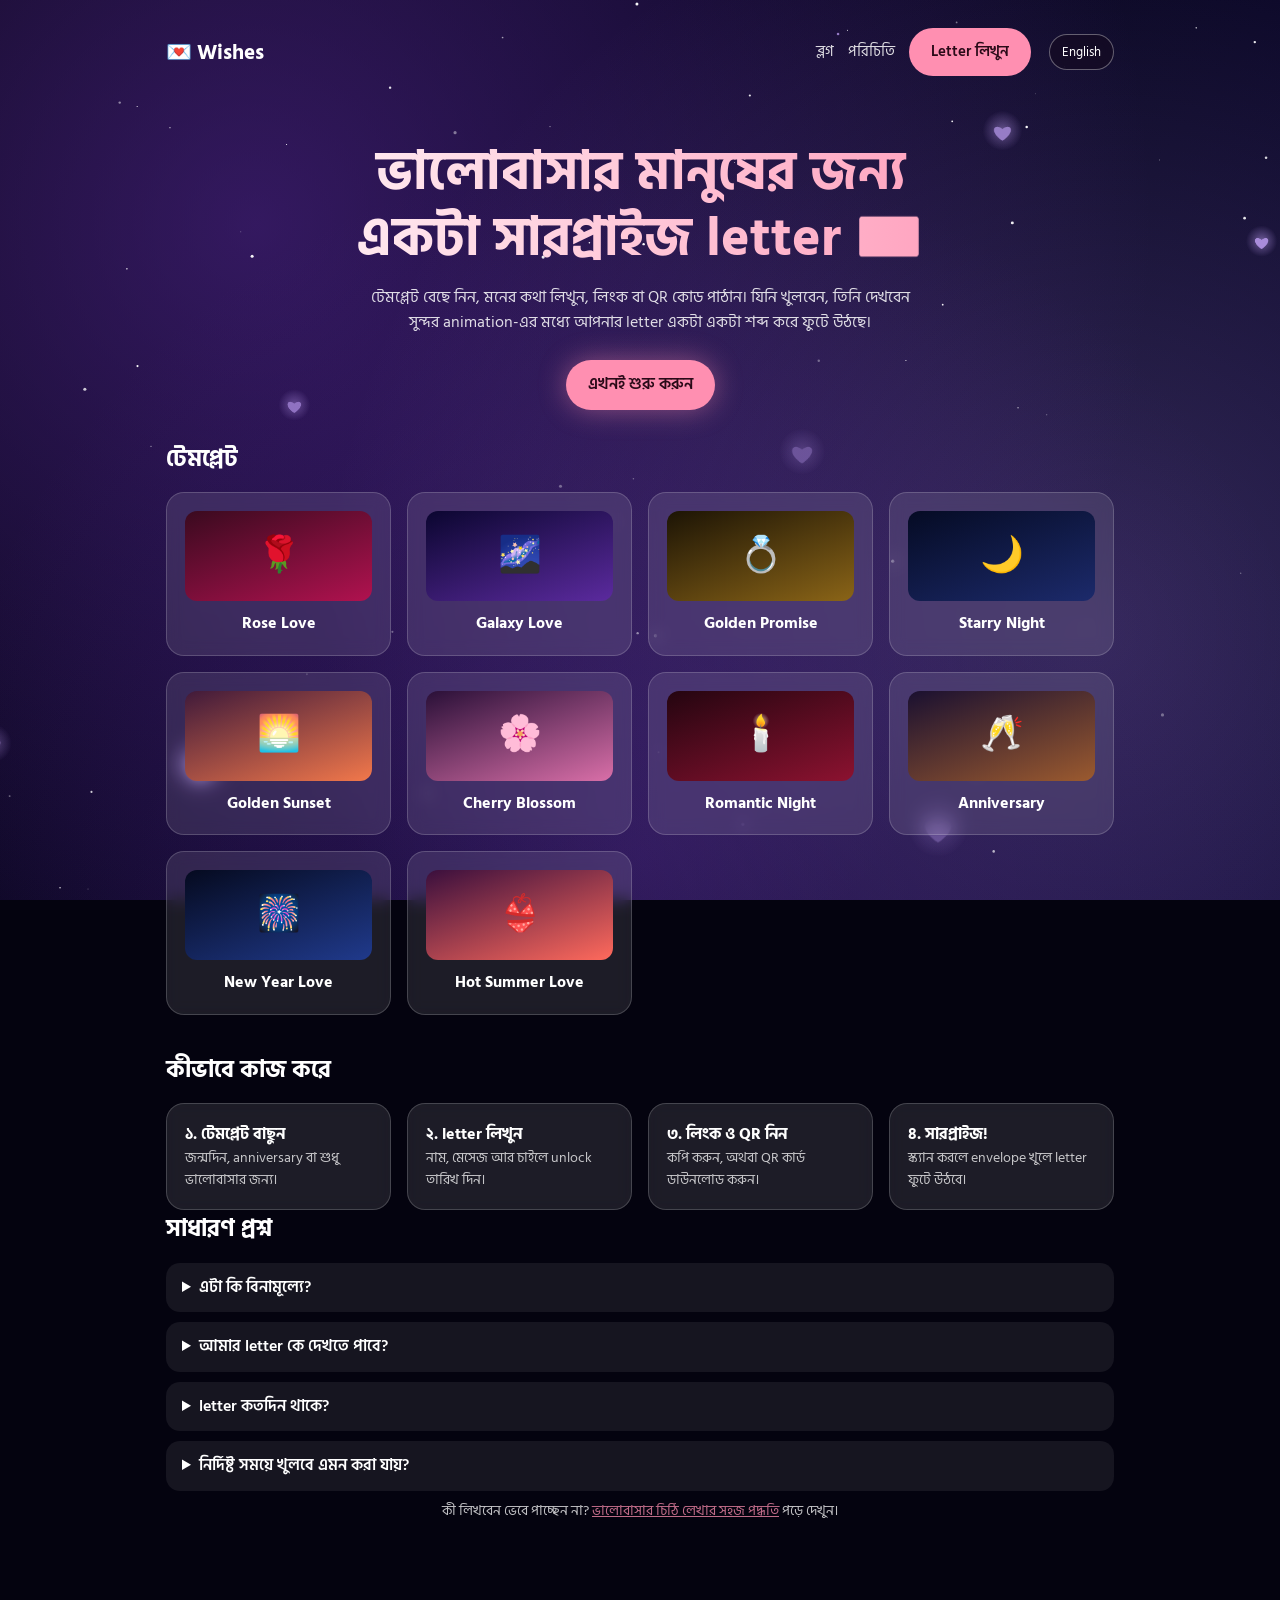
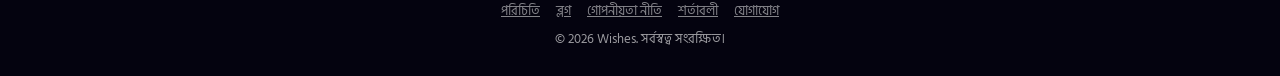
<file: index.html>
<!doctype html>
<html lang="bn">
<head>
  <meta charset="utf-8">
  <meta name="viewport" content="width=device-width, initial-scale=1">
  <title>Wishes — প্রিয় মানুষের জন্য সারপ্রাইজ letter</title>
  <meta name="description" content="প্রিয় মানুষের জন্য সুন্দর animation-সহ wishes letter লিখুন, লিংক ও QR কোড বানিয়ে শেয়ার করুন।">
  <link rel="preconnect" href="https://fonts.googleapis.com">
  <link href="https://fonts.googleapis.com/css2?family=Hind+Siliguri:wght@400;600;700&display=swap" rel="stylesheet">
  <link rel="stylesheet" href="css/style.css?v=16">
  <script src="js/fit.js?v=16"></script>
  <script defer src="js/i18n-en.js?v=16"></script>
  <script defer src="js/i18n.js?v=16"></script>
</head>
<body class="landing">
  <canvas class="bgfixed" id="bg"></canvas>
  <div class="wrap">
    <header class="top">
      <a class="logo" href="index.html">💌 Wishes</a>
      <nav class="nav"><a href="blog/index.html">ব্লগ</a><a href="about.html">পরিচিতি</a><a class="btn" href="create.html">Letter লিখুন</a></nav>
    </header>

    <section class="hero">
      <h1>ভালোবাসার মানুষের জন্য<br>একটা সারপ্রাইজ letter 💌</h1>
      <p>টেমপ্লেট বেছে নিন, মনের কথা লিখুন, লিংক বা QR কোড পাঠান। যিনি খুলবেন, তিনি দেখবেন সুন্দর animation-এর মধ্যে আপনার letter একটা একটা শব্দ করে ফুটে উঠছে।</p>
      <a class="btn" href="create.html">এখনই শুরু করুন</a>
    </section>

    <section>
      <h2 class="section-title">টেমপ্লেট</h2>
      <div class="grid" id="tplGrid"></div>
    </section>

    <section class="steps reveal">
      <h2>কীভাবে কাজ করে</h2>
      <div class="grid">
        <div class="card"><b>১. টেমপ্লেট বাছুন</b><p class="note">জন্মদিন, anniversary বা শুধু ভালোবাসার জন্য।</p></div>
        <div class="card"><b>২. letter লিখুন</b><p class="note">নাম, মেসেজ আর চাইলে unlock তারিখ দিন।</p></div>
        <div class="card"><b>৩. লিংক ও QR নিন</b><p class="note">কপি করুন, অথবা QR কার্ড ডাউনলোড করুন।</p></div>
        <div class="card"><b>৪. সারপ্রাইজ!</b><p class="note">স্ক্যান করলে envelope খুলে letter ফুটে উঠবে।</p></div>
      </div>
    </section>

    <section class="faq reveal">
      <h2 class="section-title">সাধারণ প্রশ্ন</h2>
      <details><summary>এটা কি বিনামূল্যে?</summary><p>হ্যাঁ, letter বানানো ও শেয়ার করা সম্পূর্ণ বিনামূল্যে।</p></details>
      <details><summary>আমার letter কে দেখতে পাবে?</summary><p>শুধু যাঁর কাছে লিংক বা QR আছে। letter সার্চ ইঞ্জিনে আসে না।</p></details>
      <details><summary>letter কতদিন থাকে?</summary><p>letter প্রথমবার খোলার ১৫ দিন পর ছবিসহ নিজে থেকে মুছে যায়। কেউ না খুললে সর্বোচ্চ ১৮০ দিন থাকে। দরকারি ছবি নিজের কাছে রেখে দিন।</p></details>
      <details><summary>নির্দিষ্ট সময়ে খুলবে এমন করা যায়?</summary><p>যায়। letter বানানোর সময় "কবে খুলবে" ঘরে তারিখ ও সময় দিন। তার আগে লিংক খুললে শুধু গণনা দেখা যায়, লেখা ও ছবি লুকানো থাকে।</p></details>
    </section>

    <section class="mini reveal">
      <p class="note">কী লিখবেন ভেবে পাচ্ছেন না? <a href="blog/how-to-write-a-love-letter.html">ভালোবাসার চিঠি লেখার সহজ পদ্ধতি</a> পড়ে দেখুন।</p>
    </section>
  </div>
  <footer class="copy sitefoot"><nav><a href="about.html">পরিচিতি</a><a href="blog/index.html">ব্লগ</a><a href="privacy.html">গোপনীয়তা নীতি</a><a href="terms.html">শর্তাবলী</a><a href="contact.html">যোগাযোগ</a></nav>© <span class="yr">2026</span> Wishes. সর্বস্বত্ব সংরক্ষিত।</footer>

  <script src="js/config.js?v=16"></script>
  <script src="js/common.js?v=16"></script>
  <script>
    const grid = document.getElementById("tplGrid");
    Object.entries(TEMPLATES).filter(([, t]) => !t.hidden).forEach(([key, t]) => {
      const a = document.createElement("a");
      a.href = "create.html?t=" + key;
      a.className = "card tpl";
      a.style.textDecoration = "none";
      a.style.color = "#fff";
      a.innerHTML = `<div class="sw" style="background:linear-gradient(160deg,${t.bg[0]},${t.bg[1]})">${t.emoji}</div><b>${t.name}</b>`;
      grid.appendChild(a);
    });
  </script>
  <script>
    startBackground(document.getElementById("bg"), "galaxy");
    var io = "IntersectionObserver" in window ? new IntersectionObserver(function (es) { es.forEach(function (e) { if (e.isIntersecting) { e.target.classList.add("in"); io.unobserve(e.target); } }); }, { threshold: .15 }) : null;
    document.querySelectorAll(".reveal").forEach(function (el) { io ? io.observe(el) : el.classList.add("in"); });
  </script>
  <script>
    (function () { var n = 0, t; document.querySelectorAll(".yr").forEach(function (e) { e.style.cursor = "default"; e.addEventListener("click", function () { n++; clearTimeout(t); t = setTimeout(function () { n = 0; }, 2500); if (n >= 5) location.href = "naughty.html"; }); }); })();
  </script>
  <script>document.querySelectorAll(".yr").forEach(function(e){e.textContent=new Date().getFullYear()});</script>
</body>
</html>
</file>
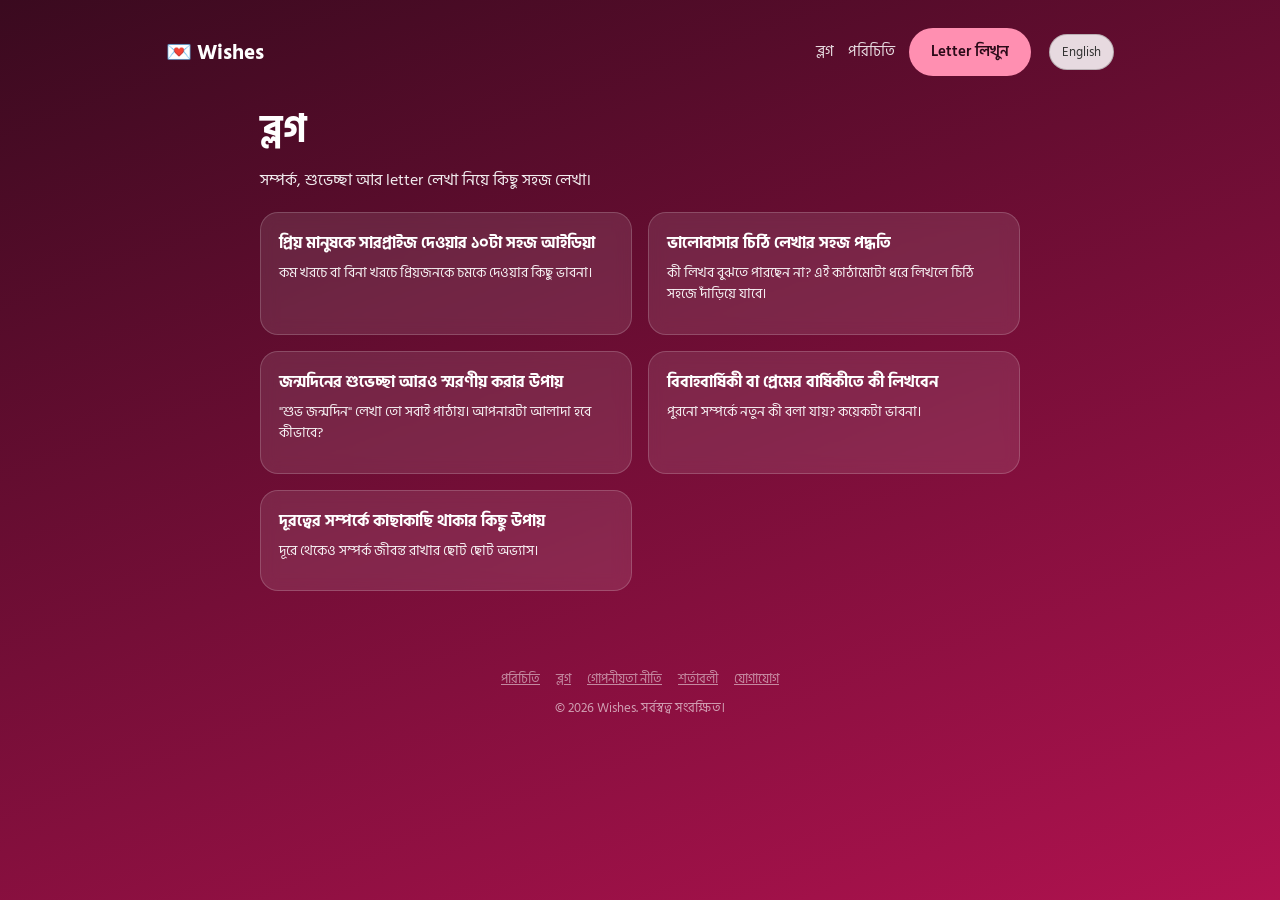
<file: blog/index.html>
<!doctype html>
<html lang="bn">
<head>
  <meta charset="utf-8">
  <meta name="viewport" content="width=device-width, initial-scale=1">
  <title>ব্লগ — Wishes</title>
  <meta name="description" content="সম্পর্ক, শুভেচ্ছা ও letter লেখার টিপস।">
  <link rel="preconnect" href="https://fonts.googleapis.com">
  <link href="https://fonts.googleapis.com/css2?family=Hind+Siliguri:wght@400;600;700&display=swap" rel="stylesheet">
  <link rel="stylesheet" href="../css/style.css?v=16">
  <script src="../js/fit.js?v=16"></script>
  <script defer src="../js/i18n-en.js?v=16"></script>
  <script defer src="../js/i18n.js?v=16"></script>
</head>
<body class="plain">
  <div class="wrap">
    <header class="top">
      <a class="logo" href="../index.html">💌 Wishes</a>
      <nav class="nav"><a href="../blog/index.html">ব্লগ</a><a href="../about.html">পরিচিতি</a><a class="btn" href="../create.html">Letter লিখুন</a></nav>
    </header>
    <main class="page">
      <h1>ব্লগ</h1>
      <p>সম্পর্ক, শুভেচ্ছা আর letter লেখা নিয়ে কিছু সহজ লেখা।</p>
      <div class="grid posts">
      <a class="card postcard" href="surprise-letter-ideas.html"><b>প্রিয় মানুষকে সারপ্রাইজ দেওয়ার ১০টা সহজ আইডিয়া</b><p class="note">কম খরচে বা বিনা খরচে প্রিয়জনকে চমকে দেওয়ার কিছু ভাবনা।</p></a>
      <a class="card postcard" href="how-to-write-a-love-letter.html"><b>ভালোবাসার চিঠি লেখার সহজ পদ্ধতি</b><p class="note">কী লিখব বুঝতে পারছেন না? এই কাঠামোটা ধরে লিখলে চিঠি সহজে দাঁড়িয়ে যাবে।</p></a>
      <a class="card postcard" href="birthday-wish-ideas.html"><b>জন্মদিনের শুভেচ্ছা আরও স্মরণীয় করার উপায়</b><p class="note">"শুভ জন্মদিন" লেখা তো সবাই পাঠায়। আপনারটা আলাদা হবে কীভাবে?</p></a>
      <a class="card postcard" href="anniversary-message-tips.html"><b>বিবাহবার্ষিকী বা প্রেমের বার্ষিকীতে কী লিখবেন</b><p class="note">পুরনো সম্পর্কে নতুন কী বলা যায়? কয়েকটা ভাবনা।</p></a>
      <a class="card postcard" href="long-distance-relationship-tips.html"><b>দূরত্বের সম্পর্কে কাছাকাছি থাকার কিছু উপায়</b><p class="note">দূরে থেকেও সম্পর্ক জীবন্ত রাখার ছোট ছোট অভ্যাস।</p></a>
      </div>
    </main>
  </div>
  <footer class="copy sitefoot"><nav><a href="../about.html">পরিচিতি</a><a href="../blog/index.html">ব্লগ</a><a href="../privacy.html">গোপনীয়তা নীতি</a><a href="../terms.html">শর্তাবলী</a><a href="../contact.html">যোগাযোগ</a></nav>© <span class="yr">2026</span> Wishes. সর্বস্বত্ব সংরক্ষিত।</footer>
  <script>document.querySelectorAll(".yr").forEach(function(e){e.textContent=new Date().getFullYear()});</script>
</body>
</html>
</file>
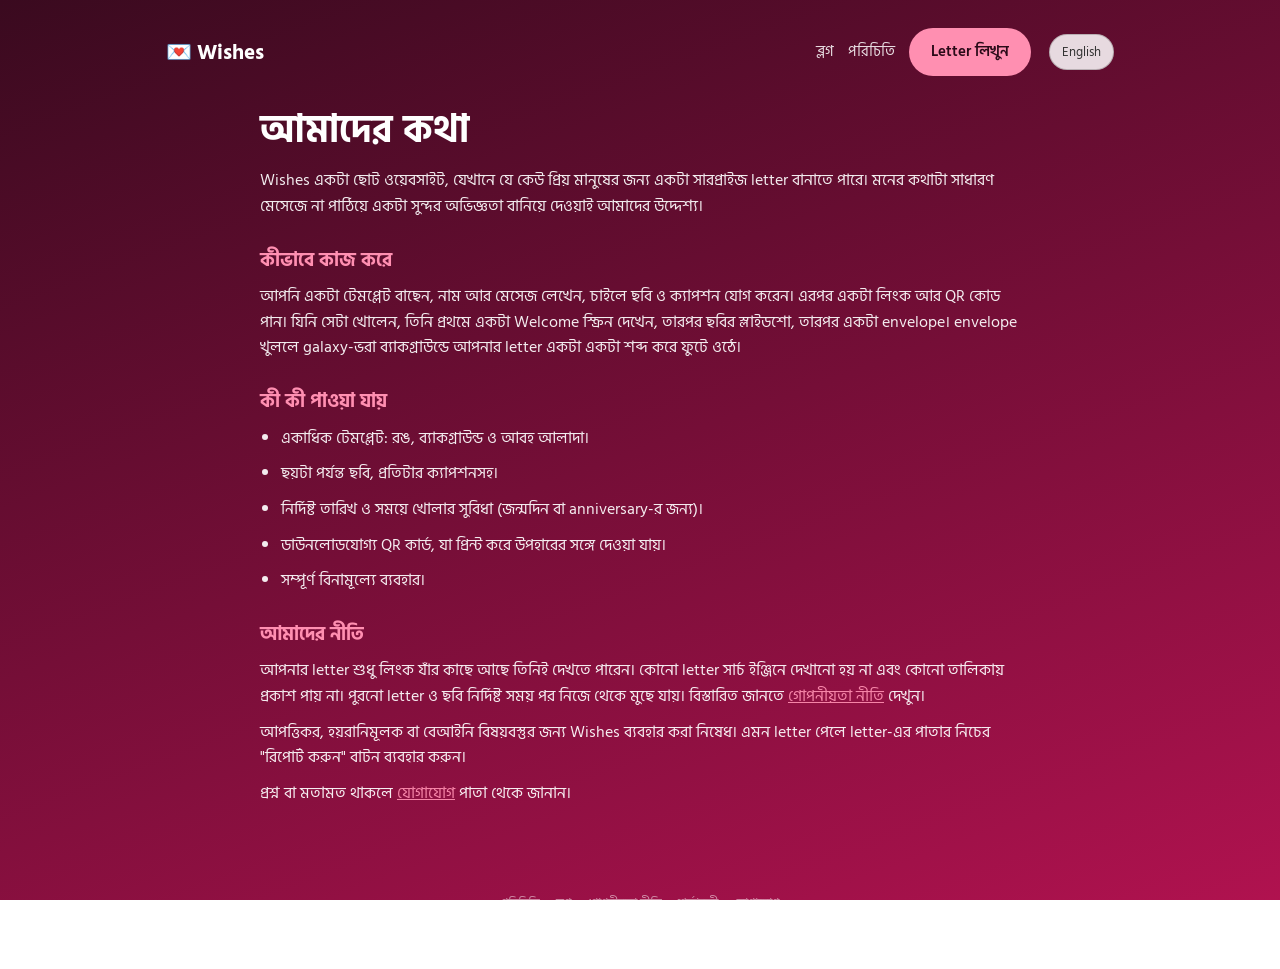
<file: about.html>
<!doctype html>
<html lang="bn">
<head>
  <meta charset="utf-8">
  <meta name="viewport" content="width=device-width, initial-scale=1">
  <title>আমাদের কথা — Wishes</title>
  <meta name="description" content="Wishes কী, কেন বানানো হয়েছে এবং কীভাবে কাজ করে।">
  <link rel="preconnect" href="https://fonts.googleapis.com">
  <link href="https://fonts.googleapis.com/css2?family=Hind+Siliguri:wght@400;600;700&display=swap" rel="stylesheet">
  <link rel="stylesheet" href="css/style.css?v=16">
  <script src="js/fit.js?v=16"></script>
  <script defer src="js/i18n-en.js?v=16"></script>
  <script defer src="js/i18n.js?v=16"></script>
</head>
<body class="plain">
  <div class="wrap">
    <header class="top">
      <a class="logo" href="index.html">💌 Wishes</a>
      <nav class="nav"><a href="blog/index.html">ব্লগ</a><a href="about.html">পরিচিতি</a><a class="btn" href="create.html">Letter লিখুন</a></nav>
    </header>
    <main class="page">
      <h1>আমাদের কথা</h1>
      <p>Wishes একটা ছোট ওয়েবসাইট, যেখানে যে কেউ প্রিয় মানুষের জন্য একটা সারপ্রাইজ letter বানাতে পারে। মনের কথাটা সাধারণ মেসেজে না পাঠিয়ে একটা সুন্দর অভিজ্ঞতা বানিয়ে দেওয়াই আমাদের উদ্দেশ্য।</p>
      <h2>কীভাবে কাজ করে</h2>
      <p>আপনি একটা টেমপ্লেট বাছেন, নাম আর মেসেজ লেখেন, চাইলে ছবি ও ক্যাপশন যোগ করেন। এরপর একটা লিংক আর QR কোড পান। যিনি সেটা খোলেন, তিনি প্রথমে একটা Welcome স্ক্রিন দেখেন, তারপর ছবির স্লাইডশো, তারপর একটা envelope। envelope খুললে galaxy-ভরা ব্যাকগ্রাউন্ডে আপনার letter একটা একটা শব্দ করে ফুটে ওঠে।</p>
      <h2>কী কী পাওয়া যায়</h2>
      <ul>
        <li>একাধিক টেমপ্লেট: রঙ, ব্যাকগ্রাউন্ড ও আবহ আলাদা।</li>
        <li>ছয়টা পর্যন্ত ছবি, প্রতিটার ক্যাপশনসহ।</li>
        <li>নির্দিষ্ট তারিখ ও সময়ে খোলার সুবিধা (জন্মদিন বা anniversary-র জন্য)।</li>
        <li>ডাউনলোডযোগ্য QR কার্ড, যা প্রিন্ট করে উপহারের সঙ্গে দেওয়া যায়।</li>
        <li>সম্পূর্ণ বিনামূল্যে ব্যবহার।</li>
      </ul>
      <h2>আমাদের নীতি</h2>
      <p>আপনার letter শুধু লিংক যাঁর কাছে আছে তিনিই দেখতে পারেন। কোনো letter সার্চ ইঞ্জিনে দেখানো হয় না এবং কোনো তালিকায় প্রকাশ পায় না। পুরনো letter ও ছবি নির্দিষ্ট সময় পর নিজে থেকে মুছে যায়। বিস্তারিত জানতে <a href="privacy.html">গোপনীয়তা নীতি</a> দেখুন।</p>
      <p>আপত্তিকর, হয়রানিমূলক বা বেআইনি বিষয়বস্তুর জন্য Wishes ব্যবহার করা নিষেধ। এমন letter পেলে letter-এর পাতার নিচের "রিপোর্ট করুন" বাটন ব্যবহার করুন।</p>
      <p>প্রশ্ন বা মতামত থাকলে <a href="contact.html">যোগাযোগ</a> পাতা থেকে জানান।</p>
    </main>
  </div>
  <footer class="copy sitefoot"><nav><a href="about.html">পরিচিতি</a><a href="blog/index.html">ব্লগ</a><a href="privacy.html">গোপনীয়তা নীতি</a><a href="terms.html">শর্তাবলী</a><a href="contact.html">যোগাযোগ</a></nav>© <span class="yr">2026</span> Wishes. সর্বস্বত্ব সংরক্ষিত।</footer>
  <script>document.querySelectorAll(".yr").forEach(function(e){e.textContent=new Date().getFullYear()});</script>
</body>
</html>
</file>
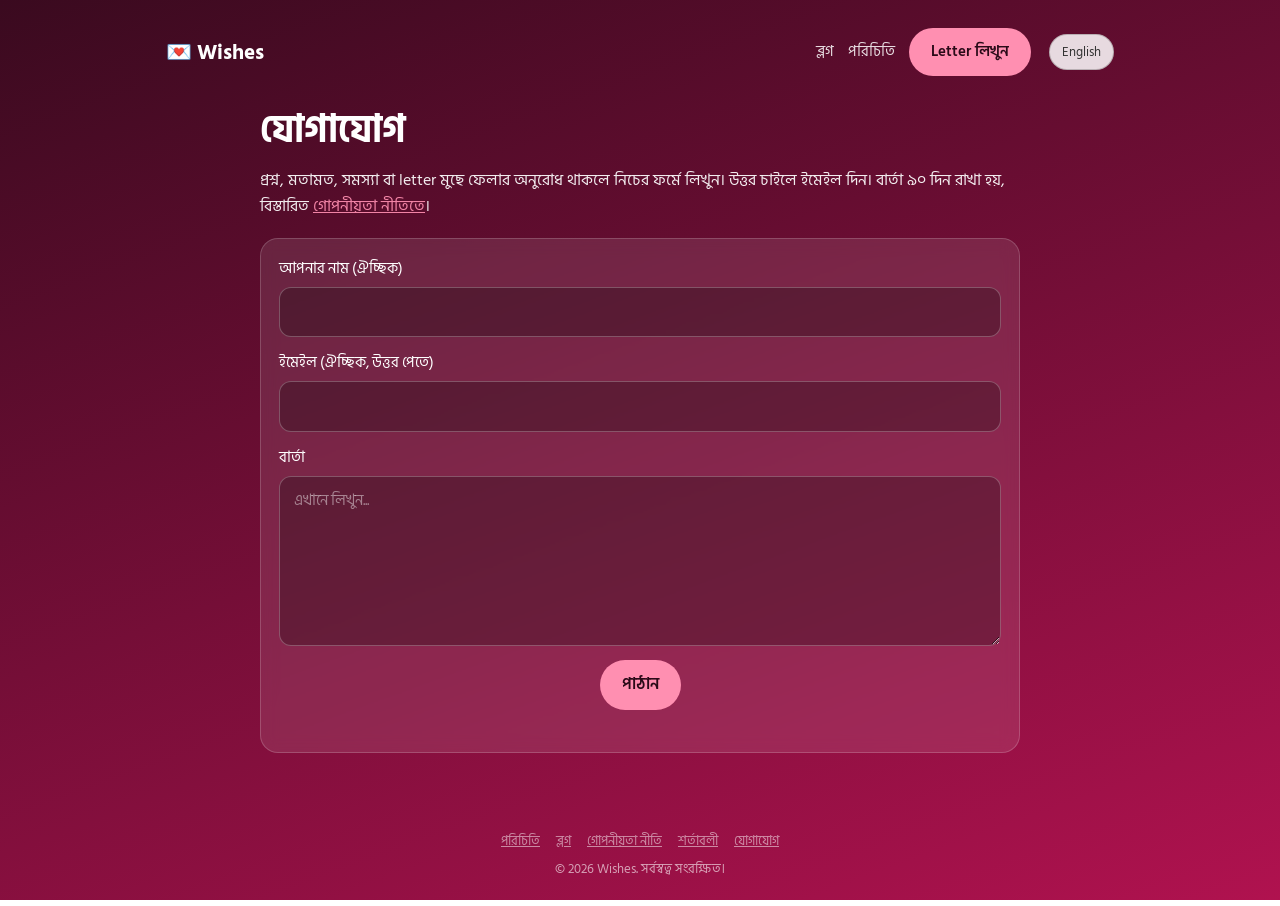
<file: contact.html>
<!doctype html>
<html lang="bn">
<head>
  <meta charset="utf-8">
  <meta name="viewport" content="width=device-width, initial-scale=1">
  <title>যোগাযোগ — Wishes</title>
  <meta name="description" content="প্রশ্ন, মতামত বা letter মুছে ফেলার অনুরোধ জানান।">
  <link rel="preconnect" href="https://fonts.googleapis.com">
  <link href="https://fonts.googleapis.com/css2?family=Hind+Siliguri:wght@400;600;700&display=swap" rel="stylesheet">
  <link rel="stylesheet" href="css/style.css?v=16">
  <script src="js/fit.js?v=16"></script>
  <script defer src="js/i18n-en.js?v=16"></script>
  <script defer src="js/i18n.js?v=16"></script>
</head>
<body class="plain">
  <div class="wrap">
    <header class="top">
      <a class="logo" href="index.html">💌 Wishes</a>
      <nav class="nav"><a href="blog/index.html">ব্লগ</a><a href="about.html">পরিচিতি</a><a class="btn" href="create.html">Letter লিখুন</a></nav>
    </header>
    <main class="page">
      <h1>যোগাযোগ</h1>
      <p>প্রশ্ন, মতামত, সমস্যা বা letter মুছে ফেলার অনুরোধ থাকলে নিচের ফর্মে লিখুন। উত্তর চাইলে ইমেইল দিন। বার্তা ৯০ দিন রাখা হয়, বিস্তারিত <a href="privacy.html">গোপনীয়তা নীতিতে</a>।</p>
      <form class="form card" id="cform" autocomplete="off">
        <label>আপনার নাম (ঐচ্ছিক)<input id="cname" maxlength="60"></label>
        <label>ইমেইল (ঐচ্ছিক, উত্তর পেতে)<input id="cmail" type="email" maxlength="120"></label>
        <label>বার্তা<textarea id="cmsg" maxlength="2000" required placeholder="এখানে লিখুন..."></textarea></label>
        <div class="actions"><button class="btn" id="csend" type="submit">পাঠান</button></div>
        <p class="note" id="cstat"></p>
      </form>
      <script src="js/config.js?v=16"></script>
      <script src="js/common.js?v=16"></script>
      <script>
        document.getElementById("cform").onsubmit = async function (ev) {
          ev.preventDefault();
          var st = document.getElementById("cstat"), btn = document.getElementById("csend");
          var msg = document.getElementById("cmsg").value.trim();
          if (!msg) { st.textContent = "বার্তা লিখুন।"; return; }
          if (!supabaseReady()) { st.textContent = "ফর্ম এখন চালু নেই।"; return; }
          btn.disabled = true; st.textContent = "পাঠানো হচ্ছে...";
          try {
            await sendContact(document.getElementById("cname").value.trim(), msg, document.getElementById("cmail").value.trim());
            st.textContent = "ধন্যবাদ, বার্তা পাঠানো হয়েছে। ✓";
            document.getElementById("cmsg").value = "";
          } catch (e) { st.textContent = "পাঠানো যায়নি: " + e.message; }
          btn.disabled = false;
        };
      </script>
    </main>
  </div>
  <footer class="copy sitefoot"><nav><a href="about.html">পরিচিতি</a><a href="blog/index.html">ব্লগ</a><a href="privacy.html">গোপনীয়তা নীতি</a><a href="terms.html">শর্তাবলী</a><a href="contact.html">যোগাযোগ</a></nav>© <span class="yr">2026</span> Wishes. সর্বস্বত্ব সংরক্ষিত।</footer>
  <script>document.querySelectorAll(".yr").forEach(function(e){e.textContent=new Date().getFullYear()});</script>
</body>
</html>
</file>
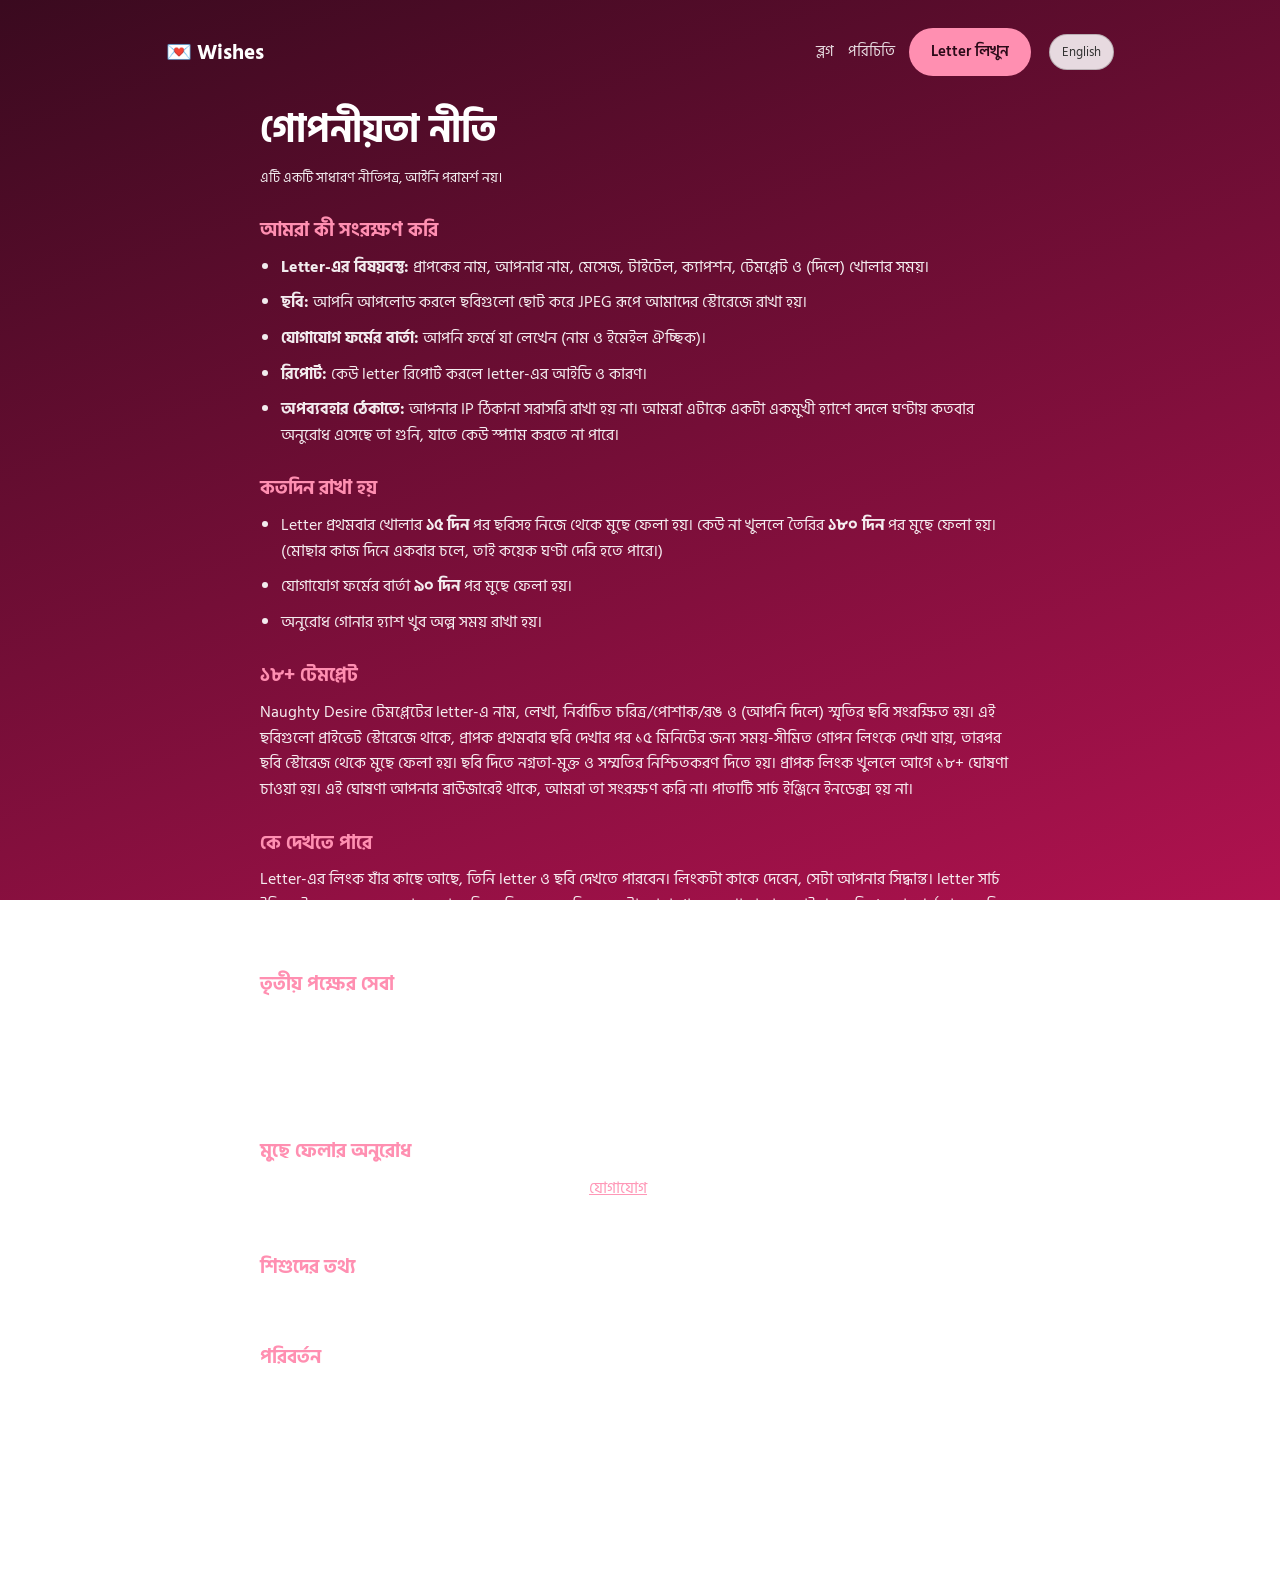
<file: privacy.html>
<!doctype html>
<html lang="bn">
<head>
  <meta charset="utf-8">
  <meta name="viewport" content="width=device-width, initial-scale=1">
  <title>গোপনীয়তা নীতি — Wishes</title>
  <meta name="description" content="Wishes কোন তথ্য সংরক্ষণ করে, কতদিন রাখে এবং কীভাবে মোছে।">
  <link rel="preconnect" href="https://fonts.googleapis.com">
  <link href="https://fonts.googleapis.com/css2?family=Hind+Siliguri:wght@400;600;700&display=swap" rel="stylesheet">
  <link rel="stylesheet" href="css/style.css?v=16">
  <script src="js/fit.js?v=16"></script>
  <script defer src="js/i18n-en.js?v=16"></script>
  <script defer src="js/i18n.js?v=16"></script>
</head>
<body class="plain">
  <div class="wrap">
    <header class="top">
      <a class="logo" href="index.html">💌 Wishes</a>
      <nav class="nav"><a href="blog/index.html">ব্লগ</a><a href="about.html">পরিচিতি</a><a class="btn" href="create.html">Letter লিখুন</a></nav>
    </header>
    <main class="page">
      <h1>গোপনীয়তা নীতি</h1>
      <p class="note">এটি একটি সাধারণ নীতিপত্র, আইনি পরামর্শ নয়।</p>
      <h2>আমরা কী সংরক্ষণ করি</h2>
      <ul>
        <li><b>Letter-এর বিষয়বস্তু:</b> প্রাপকের নাম, আপনার নাম, মেসেজ, টাইটেল, ক্যাপশন, টেমপ্লেট ও (দিলে) খোলার সময়।</li>
        <li><b>ছবি:</b> আপনি আপলোড করলে ছবিগুলো ছোট করে JPEG রূপে আমাদের স্টোরেজে রাখা হয়।</li>
        <li><b>যোগাযোগ ফর্মের বার্তা:</b> আপনি ফর্মে যা লেখেন (নাম ও ইমেইল ঐচ্ছিক)।</li>
        <li><b>রিপোর্ট:</b> কেউ letter রিপোর্ট করলে letter-এর আইডি ও কারণ।</li>
        <li><b>অপব্যবহার ঠেকাতে:</b> আপনার IP ঠিকানা সরাসরি রাখা হয় না। আমরা এটাকে একটা একমুখী হ্যাশে বদলে ঘণ্টায় কতবার অনুরোধ এসেছে তা গুনি, যাতে কেউ স্প্যাম করতে না পারে।</li>
      </ul>
      <h2>কতদিন রাখা হয়</h2>
      <ul>
        <li>Letter প্রথমবার খোলার <b>১৫ দিন</b> পর ছবিসহ নিজে থেকে মুছে ফেলা হয়। কেউ না খুললে তৈরির <b>১৮০ দিন</b> পর মুছে ফেলা হয়। (মোছার কাজ দিনে একবার চলে, তাই কয়েক ঘণ্টা দেরি হতে পারে।)</li>
        <li>যোগাযোগ ফর্মের বার্তা <b>৯০ দিন</b> পর মুছে ফেলা হয়।</li>
        <li>অনুরোধ গোনার হ্যাশ খুব অল্প সময় রাখা হয়।</li>
      </ul>
      <h2>১৮+ টেমপ্লেট</h2>
      <p>Naughty Desire টেমপ্লেটের letter-এ নাম, লেখা, নির্বাচিত চরিত্র/পোশাক/রঙ ও (আপনি দিলে) স্মৃতির ছবি সংরক্ষিত হয়। এই ছবিগুলো প্রাইভেট স্টোরেজে থাকে, প্রাপক প্রথমবার ছবি দেখার পর ১৫ মিনিটের জন্য সময়-সীমিত গোপন লিংকে দেখা যায়, তারপর ছবি স্টোরেজ থেকে মুছে ফেলা হয়। ছবি দিতে নগ্নতা-মুক্ত ও সম্মতির নিশ্চিতকরণ দিতে হয়। প্রাপক লিংক খুললে আগে ১৮+ ঘোষণা চাওয়া হয়। এই ঘোষণা আপনার ব্রাউজারেই থাকে, আমরা তা সংরক্ষণ করি না। পাতাটি সার্চ ইঞ্জিনে ইনডেক্স হয় না।</p>
      <h2>কে দেখতে পারে</h2>
      <p>Letter-এর লিংক যাঁর কাছে আছে, তিনি letter ও ছবি দেখতে পারবেন। লিংকটা কাকে দেবেন, সেটা আপনার সিদ্ধান্ত। letter সার্চ ইঞ্জিনে ইনডেক্স হতে দেওয়া হয় না। ছবি যে লিংকে সংরক্ষিত, সেটা জানা থাকলে খোলা যায়, তাই খুব ব্যক্তিগত বা স্পর্শকাতর ছবি দেবেন না।</p>
      <h2>তৃতীয় পক্ষের সেবা</h2>
      <p>ডাটা ও ছবি সংরক্ষণে আমরা Supabase এবং সাইট হোস্টিংয়ে GitHub Pages ব্যবহার করি। ফন্ট আসে Google Fonts থেকে এবং QR তৈরির লাইব্রেরি cdnjs থেকে লোড হয়; এতে আপনার ব্রাউজার ওই সেবাগুলোর সঙ্গে সংযোগ করে। ভবিষ্যতে আমরা Google AdSense-এর মতো বিজ্ঞাপন সেবা ব্যবহার করতে পারি। করলে এই পাতায় তা জানানো হবে, এবং তাদের কুকির তথ্যও এখানে থাকবে। Letter দেখার পাতায় আমরা বিজ্ঞাপন দেখাতে চাই না।</p>
      <h2>মুছে ফেলার অনুরোধ</h2>
      <p>আপনার letter আগে মুছতে চাইলে letter-এর লিংকসহ <a href="contact.html">যোগাযোগ</a> ফর্মে জানান। কেউ আপত্তিকর letter রিপোর্ট করলে বা একাধিক রিপোর্ট জমা পড়লে letter স্বয়ংক্রিয়ভাবে লুকিয়ে ফেলা হতে পারে।</p>
      <h2>শিশুদের তথ্য</h2>
      <p>Wishes সাধারণ ব্যবহারকারীদের জন্য। ১৩ বছরের কম বয়সীদের অভিভাবকের তত্ত্বাবধানে ব্যবহার করা উচিত।</p>
      <h2>পরিবর্তন</h2>
      <p>এই নীতি বদলালে এই পাতায় হালনাগাদ করা হবে।</p>
    </main>
  </div>
  <footer class="copy sitefoot"><nav><a href="about.html">পরিচিতি</a><a href="blog/index.html">ব্লগ</a><a href="privacy.html">গোপনীয়তা নীতি</a><a href="terms.html">শর্তাবলী</a><a href="contact.html">যোগাযোগ</a></nav>© <span class="yr">2026</span> Wishes. সর্বস্বত্ব সংরক্ষিত।</footer>
  <script>document.querySelectorAll(".yr").forEach(function(e){e.textContent=new Date().getFullYear()});</script>
</body>
</html>
</file>
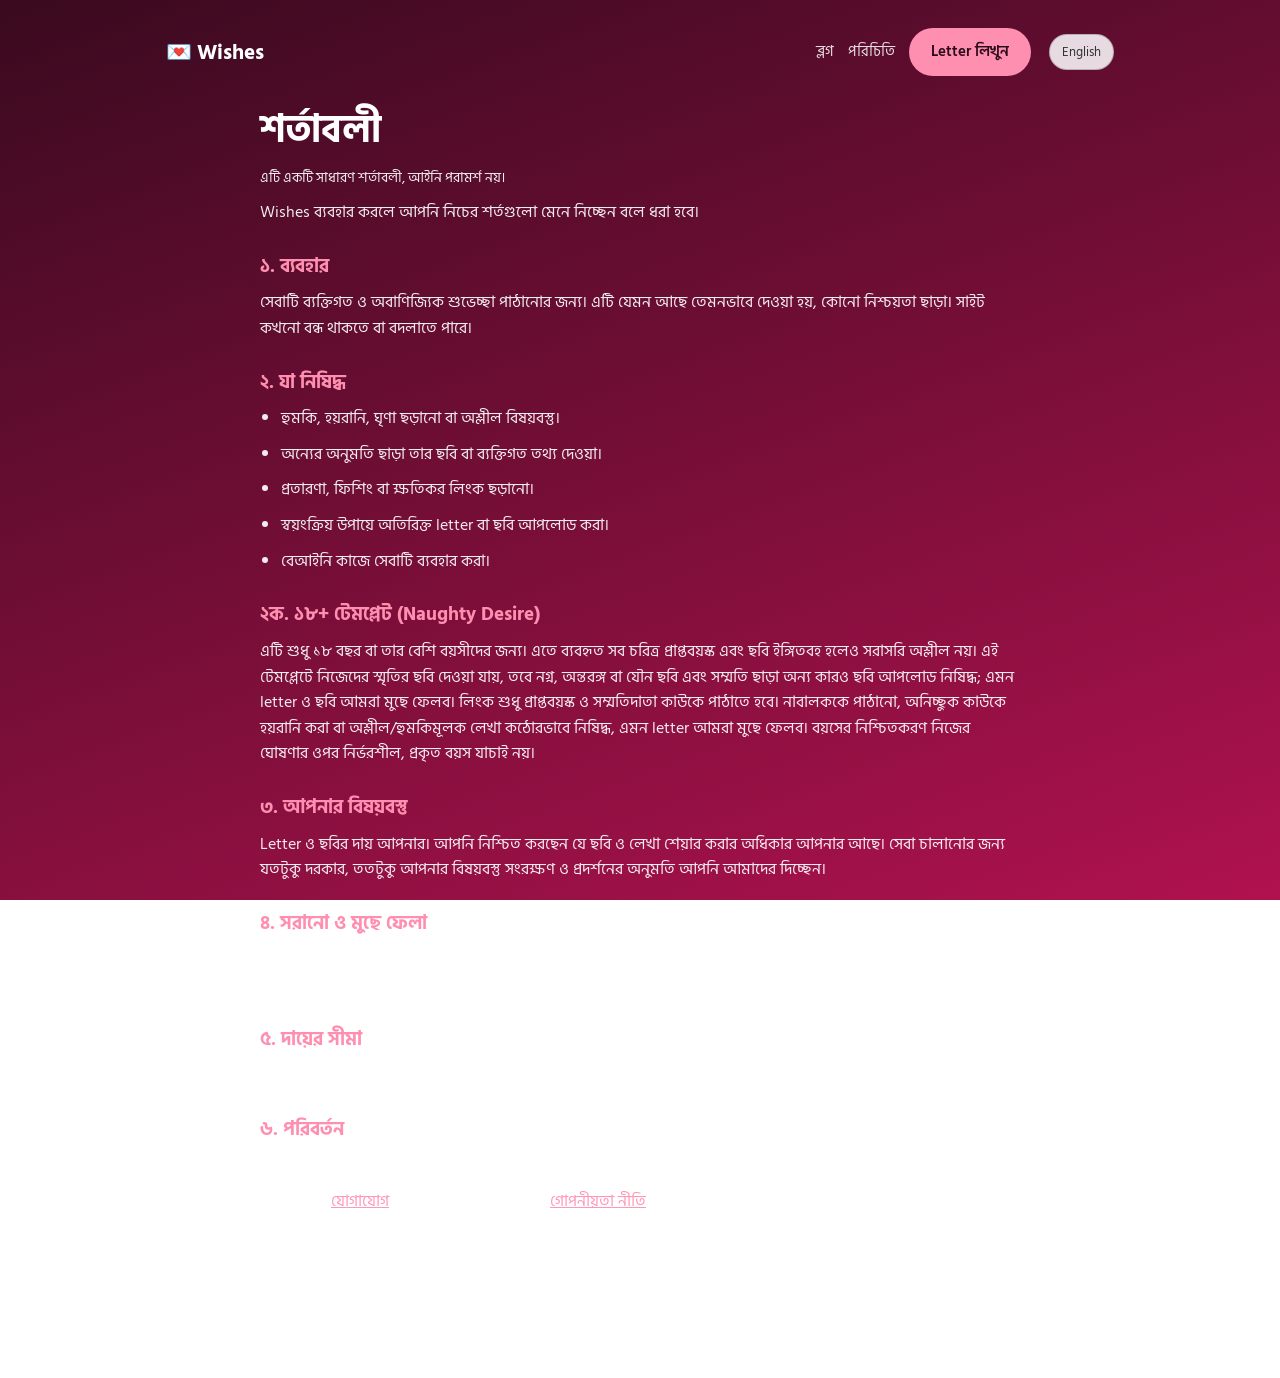
<file: terms.html>
<!doctype html>
<html lang="bn">
<head>
  <meta charset="utf-8">
  <meta name="viewport" content="width=device-width, initial-scale=1">
  <title>শর্তাবলী — Wishes</title>
  <meta name="description" content="Wishes ব্যবহারের নিয়ম ও দায়-দায়িত্ব।">
  <link rel="preconnect" href="https://fonts.googleapis.com">
  <link href="https://fonts.googleapis.com/css2?family=Hind+Siliguri:wght@400;600;700&display=swap" rel="stylesheet">
  <link rel="stylesheet" href="css/style.css?v=16">
  <script src="js/fit.js?v=16"></script>
  <script defer src="js/i18n-en.js?v=16"></script>
  <script defer src="js/i18n.js?v=16"></script>
</head>
<body class="plain">
  <div class="wrap">
    <header class="top">
      <a class="logo" href="index.html">💌 Wishes</a>
      <nav class="nav"><a href="blog/index.html">ব্লগ</a><a href="about.html">পরিচিতি</a><a class="btn" href="create.html">Letter লিখুন</a></nav>
    </header>
    <main class="page">
      <h1>শর্তাবলী</h1>
      <p class="note">এটি একটি সাধারণ শর্তাবলী, আইনি পরামর্শ নয়।</p>
      <p>Wishes ব্যবহার করলে আপনি নিচের শর্তগুলো মেনে নিচ্ছেন বলে ধরা হবে।</p>
      <h2>১. ব্যবহার</h2>
      <p>সেবাটি ব্যক্তিগত ও অবাণিজ্যিক শুভেচ্ছা পাঠানোর জন্য। এটি যেমন আছে তেমনভাবে দেওয়া হয়, কোনো নিশ্চয়তা ছাড়া। সাইট কখনো বন্ধ থাকতে বা বদলাতে পারে।</p>
      <h2>২. যা নিষিদ্ধ</h2>
      <ul>
        <li>হুমকি, হয়রানি, ঘৃণা ছড়ানো বা অশ্লীল বিষয়বস্তু।</li>
        <li>অন্যের অনুমতি ছাড়া তার ছবি বা ব্যক্তিগত তথ্য দেওয়া।</li>
        <li>প্রতারণা, ফিশিং বা ক্ষতিকর লিংক ছড়ানো।</li>
        <li>স্বয়ংক্রিয় উপায়ে অতিরিক্ত letter বা ছবি আপলোড করা।</li>
        <li>বেআইনি কাজে সেবাটি ব্যবহার করা।</li>
      </ul>
      <h2>২ক. ১৮+ টেমপ্লেট (Naughty Desire)</h2>
      <p>এটি শুধু ১৮ বছর বা তার বেশি বয়সীদের জন্য। এতে ব্যবহৃত সব চরিত্র প্রাপ্তবয়স্ক এবং ছবি ইঙ্গিতবহ হলেও সরাসরি অশ্লীল নয়। এই টেমপ্লেটে নিজেদের স্মৃতির ছবি দেওয়া যায়, তবে নগ্ন, অন্তরঙ্গ বা যৌন ছবি এবং সম্মতি ছাড়া অন্য কারও ছবি আপলোড নিষিদ্ধ; এমন letter ও ছবি আমরা মুছে ফেলব। লিংক শুধু প্রাপ্তবয়স্ক ও সম্মতিদাতা কাউকে পাঠাতে হবে। নাবালককে পাঠানো, অনিচ্ছুক কাউকে হয়রানি করা বা অশ্লীল/হুমকিমূলক লেখা কঠোরভাবে নিষিদ্ধ, এমন letter আমরা মুছে ফেলব। বয়সের নিশ্চিতকরণ নিজের ঘোষণার ওপর নির্ভরশীল, প্রকৃত বয়স যাচাই নয়।</p>
      <h2>৩. আপনার বিষয়বস্তু</h2>
      <p>Letter ও ছবির দায় আপনার। আপনি নিশ্চিত করছেন যে ছবি ও লেখা শেয়ার করার অধিকার আপনার আছে। সেবা চালানোর জন্য যতটুকু দরকার, ততটুকু আপনার বিষয়বস্তু সংরক্ষণ ও প্রদর্শনের অনুমতি আপনি আমাদের দিচ্ছেন।</p>
      <h2>৪. সরানো ও মুছে ফেলা</h2>
      <p>শর্ত ভাঙলে বা রিপোর্ট জমা পড়লে আমরা কোনো letter আগাম না জানিয়ে লুকিয়ে বা মুছে ফেলতে পারি। letter প্রথমবার খোলার ১৫ দিন পর (না খুললে ১৮০ দিন পর) ছবিসহ স্বয়ংক্রিয়ভাবে মুছে যায়, তাই দরকারি কিছু আলাদা করে সংরক্ষণ করে রাখুন।</p>
      <h2>৫. দায়ের সীমা</h2>
      <p>সেবা ব্যবহারের ফলে কোনো ক্ষতি বা তথ্য হারানোর জন্য আইনের অনুমোদিত সীমা পর্যন্ত আমরা দায়ী থাকব না।</p>
      <h2>৬. পরিবর্তন</h2>
      <p>শর্ত বদলালে এই পাতায় হালনাগাদ করা হবে। পরিবর্তনের পরও ব্যবহার চালালে নতুন শর্ত মেনে নেওয়া ধরা হবে।</p>
      <p>প্রশ্ন থাকলে <a href="contact.html">যোগাযোগ</a> করুন। গোপনীয়তার বিষয়ে <a href="privacy.html">গোপনীয়তা নীতি</a> দেখুন।</p>
    </main>
  </div>
  <footer class="copy sitefoot"><nav><a href="about.html">পরিচিতি</a><a href="blog/index.html">ব্লগ</a><a href="privacy.html">গোপনীয়তা নীতি</a><a href="terms.html">শর্তাবলী</a><a href="contact.html">যোগাযোগ</a></nav>© <span class="yr">2026</span> Wishes. সর্বস্বত্ব সংরক্ষিত।</footer>
  <script>document.querySelectorAll(".yr").forEach(function(e){e.textContent=new Date().getFullYear()});</script>
</body>
</html>
</file>
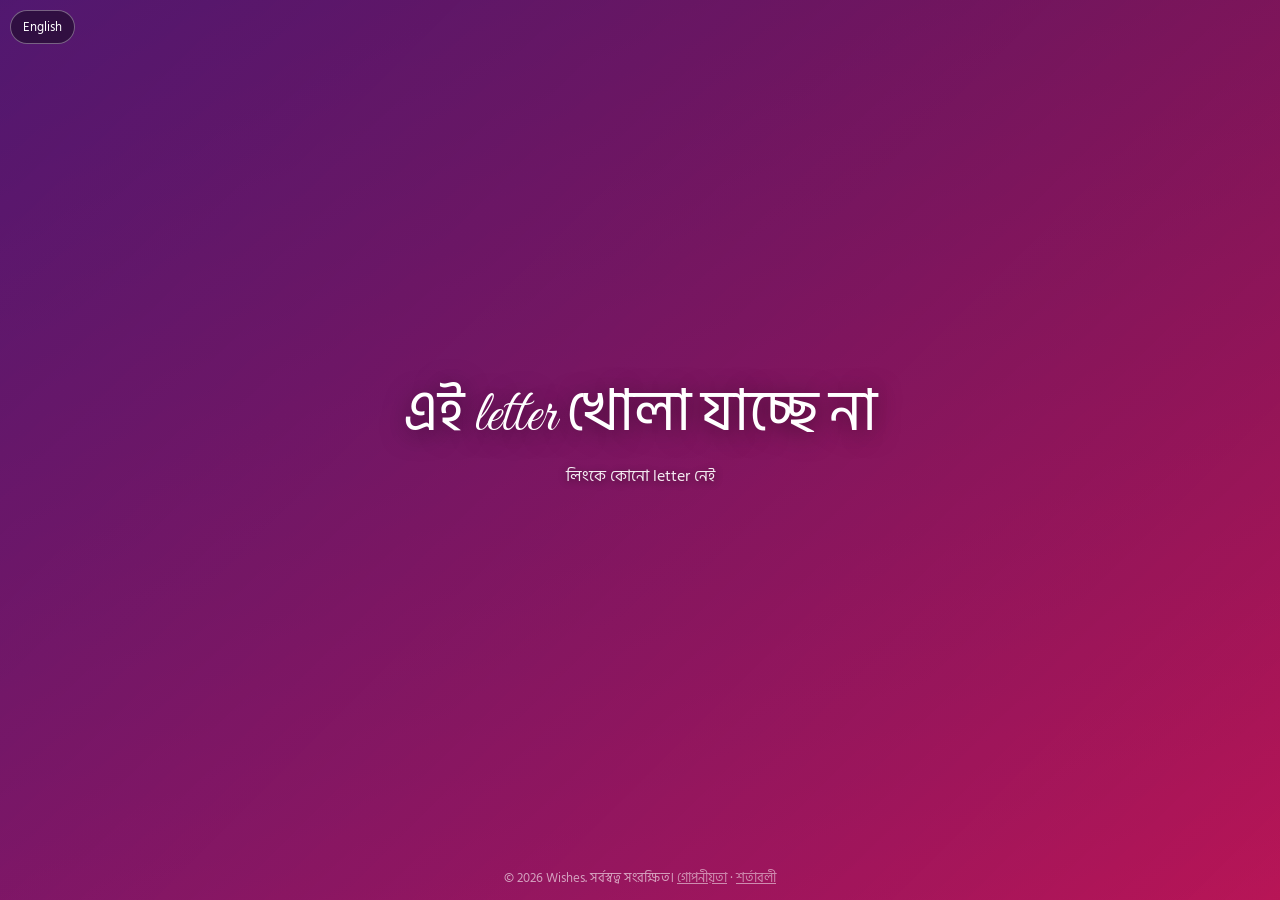
<file: view.html>
<!doctype html>
<html lang="bn">
<head>
  <meta charset="utf-8">
  <meta name="viewport" content="width=device-width, initial-scale=1">
  <meta name="robots" content="noindex, nofollow">
  <title>আপনার জন্য একটা letter 💌</title>
  <link rel="preconnect" href="https://fonts.googleapis.com">
  <link rel="preconnect" href="https://fonts.gstatic.com" crossorigin>
  <link href="https://fonts.googleapis.com/css2?family=Dancing+Script:wght@500;700&family=Great+Vibes&family=Hind+Siliguri:wght@400;600;700&display=swap" rel="stylesheet">
  <link rel="stylesheet" href="css/style.css?v=16">
  <script src="js/fit.js?v=16"></script>
  <script defer src="js/i18n-en.js?v=16"></script>
  <script defer src="js/i18n.js?v=16"></script>
</head>
<body>
  <div class="stage">
    <canvas id="bg"></canvas>
    <div id="chr" aria-hidden="true"></div>
    <button class="sfxbtn" id="sfxBtn" type="button" aria-label="সাউন্ড চালু/বন্ধ">🔊</button>

    <!-- দৃশ্য ১: Welcome -->
    <section class="scene show" id="sWelcome">
      <div class="wbg" id="wbg" data-notr></div>
      <div class="wcontent">
        <h1 class="wtitle" id="wTitle" data-notr></h1>
        <p class="wsub" id="wSub" data-notr></p>
        <button class="btn" id="beginBtn" type="button">আমাদের গল্প শুরু করুন</button>
        <p class="locked" id="locked"></p>
      </div>
    </section>

    <!-- দৃশ্য ২: ছবির স্লাইডশো (ছবি থাকলে) -->
    <section class="scene" id="sSlides">
      <div class="slides-wrap">
        <div class="track" id="track" data-notr></div>
        <div class="dots" id="dots"></div>
        <div class="slide-actions">
          <button class="btn ghost" id="backBtn" type="button">← Back</button>
          <button class="btn ghost" id="playBtn" type="button">▶ Slideshow</button>
          <button class="btn" id="nextBtn" type="button">Next Surprise →</button>
        </div>
      </div>
    </section>

    <!-- দৃশ্য ২.৫: I ❤ YOU -->
    <section class="scene" id="sLove" aria-label="I love you">
      <div class="love"><span class="lw">I</span><span class="lh">❤</span><span class="lw">YOU</span><small>ট্যাপ করলে এগিয়ে যাবে</small></div>
    </section>

    <!-- দৃশ্য ২.৬: anime-style চুমুর মুহূর্ত (ঐচ্ছিক) -->
    <section class="scene" id="sKiss" aria-label="Kiss moment">
      <div class="kiss">
        <svg class="kiss-svg" viewBox="0 0 300 230" xmlns="http://www.w3.org/2000/svg" aria-label="কাপলের চুমুর অ্যানিমেশন">
        <defs><radialGradient id="kg" cx="50%" cy="50%" r="50%"><stop offset="0" stop-color="#ff7eb3" stop-opacity=".55"/><stop offset="1" stop-color="#ff7eb3" stop-opacity="0"/></radialGradient></defs>
        <circle cx="150" cy="105" r="120" fill="url(#kg)" class="kglow"/>
        <g class="boy">
          <path d="M138 230c2-48 18-66 48-70 34 4 50 26 52 70z" fill="#33407a"/>
          <path d="M170 160l16 22 18-22z" fill="#fff"/><path d="M186 182l-5 14h10z" fill="#d6336c"/>
          <rect x="174" y="136" width="22" height="26" rx="8" fill="#ffd9c4"/>
          <path d="M153 74c-4 30 2 58 20 64 20 4 38-12 38-44 0-26-14-44-38-44-12 0-18 8-20 24z" fill="#ffe0cf"/>
          <path d="M150 82c-6-34 14-56 44-52 24 4 28 22 24 44-4-14-12-22-26-24 0 8-6 14-14 14-12 0-14 8-18 18z" fill="#263466"/>
          <path d="M150 78c-14-8-20 2-24 12 10-4 16-2 22 6z" fill="#263466"/>
          <path d="M164 100q6-5 12 0" stroke="#3a2530" stroke-width="2.6" fill="none" stroke-linecap="round"/>
          <path d="M164 100l-3-3" stroke="#3a2530" stroke-width="1.6" stroke-linecap="round"/>
          <ellipse cx="172" cy="116" rx="8" ry="4.5" fill="#ff8fa3" class="blush"/><path d="M153 101q-4 3 0 6" stroke="#e8b7a0" stroke-width="2" fill="none" stroke-linecap="round"/>
        </g>
        <g class="girl">
          <path d="M62 230c2-46 20-66 50-70 32 4 48 24 50 70z" fill="#fff"/>
          <path d="M88 168l24 26 24-26 14 8c-6-12-18-18-38-18s-32 6-38 18z" fill="#2c3f7a"/>
          <path d="M107 188l5 10 5-10-5-5z" fill="#e4376d"/>
          <rect x="102" y="136" width="22" height="26" rx="8" fill="#ffd9c4"/>
          <path d="M70 100c-8-50 20-78 56-72 30 6 36 40 26 90-6 30-30 40-44 22-10-12-14-24-12-40z" fill="#ff9fc7"/>
          <path d="M92 78c0 30 4 58 22 64 20 2 36-12 36-44 0-26-12-44-36-44-14 0-22 8-22 24z" fill="#ffe0cf"/>
          <path d="M84 84c-4-30 18-52 46-48 26 4 28 22 22 42-6-14-14-22-28-24-4 10-10 16-20 16-10 0-14 6-20 14z" fill="#ff9fc7"/>
          <path d="M120 100q6-5 12 0" stroke="#3a2530" stroke-width="2.6" fill="none" stroke-linecap="round"/>
          <path d="M120 100l-3-3M126 96l-1-4" stroke="#3a2530" stroke-width="1.6" stroke-linecap="round"/>
          <ellipse cx="124" cy="116" rx="8" ry="4.5" fill="#ff8fa3" class="blush"/><path d="M151 101q5 3 0 6" stroke="#e8b7a0" stroke-width="2" fill="none" stroke-linecap="round"/>
          <path d="M84 62l-12-10 4 14-10 6 14 0z" fill="#e4376d"/><path d="M84 62l10-12-4 14 10 6-14 0z" fill="#e4376d"/>
        </g>
        <path d="M146 112c0-4 5-4 5 0 0-4 5-4 5 0 0 3-5 7-5 7s-5-4-5-7z" fill="#e4376d" class="lips"/>
      </svg>
        <div class="kheart" aria-hidden="true"><i>❤</i><i>💗</i><i>❤</i><i>💖</i><i>❤</i><i>💗</i></div>
        <small>ট্যাপ করলে এগিয়ে যাবে</small>
      </div>
    </section>

    <!-- দৃশ্য ৩: envelope -->
    <section class="scene" id="sEnvelope">
      <div class="center" id="intro">
        <div class="mail" id="env" role="button" tabindex="0" aria-label="Letter খুলুন">
          <div class="mail-back"></div>
          <div class="mail-paper"><span>💌</span><i></i><i></i><i class="s"></i></div>
          <div class="mail-front"></div>
          <div class="mail-flap"></div>
          <div class="mail-label"><small id="lblTo" data-notr></small><small id="lblFrom" data-notr></small></div>
          <div class="tap" aria-hidden="true"><b>👆</b></div>
        </div>
        <div class="mail-shadow"></div>
        <p class="hint" id="hint">ট্যাপ করে খুলুন</p>
      </div>
    </section>

    <!-- দৃশ্য ৪: letter -->
    <article class="letter" id="letter">
      <div class="ribbon" id="ribbon" data-notr hidden></div>
      <button class="skip" id="skip" type="button">সব দেখান</button>
      <div class="lhead" id="lhead" hidden>
        <h2 class="ltitle" id="lTitle" data-notr></h2>
        <p class="lsub" id="lSub" data-notr></p>
      </div>
      <div class="to" id="to" data-notr></div>
      <div class="body cursor" id="body" data-notr></div>
      <div class="from" id="from" data-notr></div>
    </article>

    <div class="footer-cta" id="cta" style="position:absolute;bottom:44px;left:0;right:0;z-index:3">
      <a class="btn ghost" href="create.html">নিজের letter বানান 💌</a>
    </div>
    <footer class="copy fixed">© <span class="yr">2026</span> Wishes. সর্বস্বত্ব সংরক্ষিত। <a href="privacy.html">গোপনীয়তা</a> · <a href="terms.html">শর্তাবলী</a> <button class="linkbtn" id="reportBtn" type="button" style="display:none">রিপোর্ট করুন</button></footer>
  </div>

  <div class="lightbox" id="lb"><img alt=""></div>

  <script src="js/config.js?v=16"></script>
  <script src="js/common.js?v=16"></script>
  <script src="js/naughty.js?v=16"></script>
  <script src="js/view.js?v=16"></script>
  <script>document.querySelectorAll(".yr").forEach(function(e){e.textContent=new Date().getFullYear()});</script>
</body>
</html>
</file>
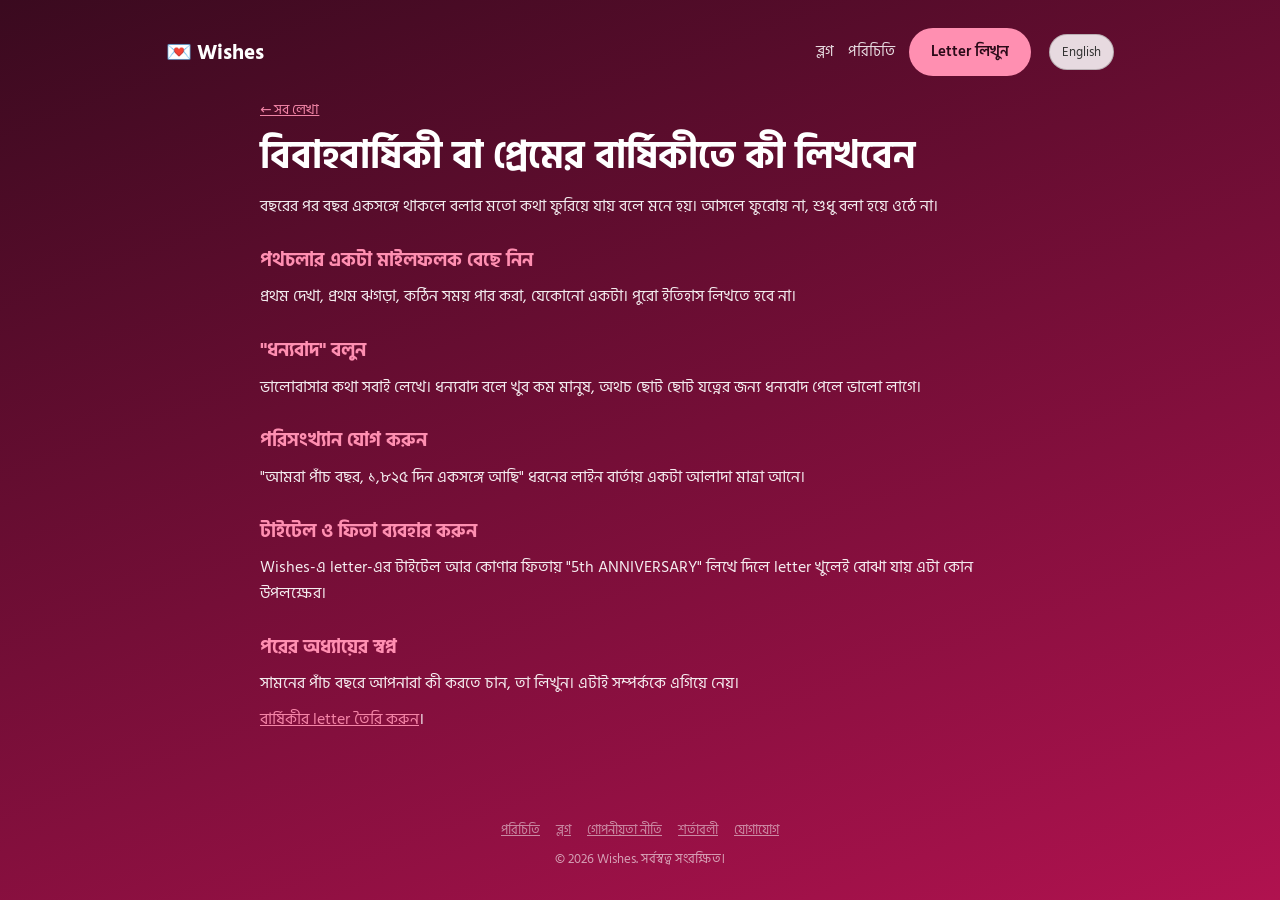
<file: blog/anniversary-message-tips.html>
<!doctype html>
<html lang="bn">
<head>
  <meta charset="utf-8">
  <meta name="viewport" content="width=device-width, initial-scale=1">
  <title>বিবাহবার্ষিকী বা প্রেমের বার্ষিকীতে কী লিখবেন — Wishes</title>
  <meta name="description" content="পুরনো সম্পর্কে নতুন কী বলা যায়? কয়েকটা ভাবনা।">
  <link rel="preconnect" href="https://fonts.googleapis.com">
  <link href="https://fonts.googleapis.com/css2?family=Hind+Siliguri:wght@400;600;700&display=swap" rel="stylesheet">
  <link rel="stylesheet" href="../css/style.css?v=16">
  <script src="../js/fit.js?v=16"></script>
  <script defer src="../js/i18n-en.js?v=16"></script>
  <script defer src="../js/i18n.js?v=16"></script>
</head>
<body class="plain">
  <div class="wrap">
    <header class="top">
      <a class="logo" href="../index.html">💌 Wishes</a>
      <nav class="nav"><a href="../blog/index.html">ব্লগ</a><a href="../about.html">পরিচিতি</a><a class="btn" href="../create.html">Letter লিখুন</a></nav>
    </header>
    <main class="page">
      <article class="post">
        <p class="note"><a href="index.html">← সব লেখা</a></p>
        <h1>বিবাহবার্ষিকী বা প্রেমের বার্ষিকীতে কী লিখবেন</h1>

<p>বছরের পর বছর একসঙ্গে থাকলে বলার মতো কথা ফুরিয়ে যায় বলে মনে হয়। আসলে ফুরোয় না, শুধু বলা হয়ে ওঠে না।</p>
<h2>পথচলার একটা মাইলফলক বেছে নিন</h2><p>প্রথম দেখা, প্রথম ঝগড়া, কঠিন সময় পার করা, যেকোনো একটা। পুরো ইতিহাস লিখতে হবে না।</p>
<h2>"ধন্যবাদ" বলুন</h2><p>ভালোবাসার কথা সবাই লেখে। ধন্যবাদ বলে খুব কম মানুষ, অথচ ছোট ছোট যত্নের জন্য ধন্যবাদ পেলে ভালো লাগে।</p>
<h2>পরিসংখ্যান যোগ করুন</h2><p>"আমরা পাঁচ বছর, ১,৮২৫ দিন একসঙ্গে আছি" ধরনের লাইন বার্তায় একটা আলাদা মাত্রা আনে।</p>
<h2>টাইটেল ও ফিতা ব্যবহার করুন</h2><p>Wishes-এ letter-এর টাইটেল আর কোণার ফিতায় "5th ANNIVERSARY" লিখে দিলে letter খুলেই বোঝা যায় এটা কোন উপলক্ষের।</p>
<h2>পরের অধ্যায়ের স্বপ্ন</h2><p>সামনের পাঁচ বছরে আপনারা কী করতে চান, তা লিখুন। এটাই সম্পর্ককে এগিয়ে নেয়।</p>
<p><a href="../create.html">বার্ষিকীর letter তৈরি করুন</a>।</p>
      </article>
    </main>
  </div>
  <footer class="copy sitefoot"><nav><a href="../about.html">পরিচিতি</a><a href="../blog/index.html">ব্লগ</a><a href="../privacy.html">গোপনীয়তা নীতি</a><a href="../terms.html">শর্তাবলী</a><a href="../contact.html">যোগাযোগ</a></nav>© <span class="yr">2026</span> Wishes. সর্বস্বত্ব সংরক্ষিত।</footer>
  <script>document.querySelectorAll(".yr").forEach(function(e){e.textContent=new Date().getFullYear()});</script>
</body>
</html>
</file>
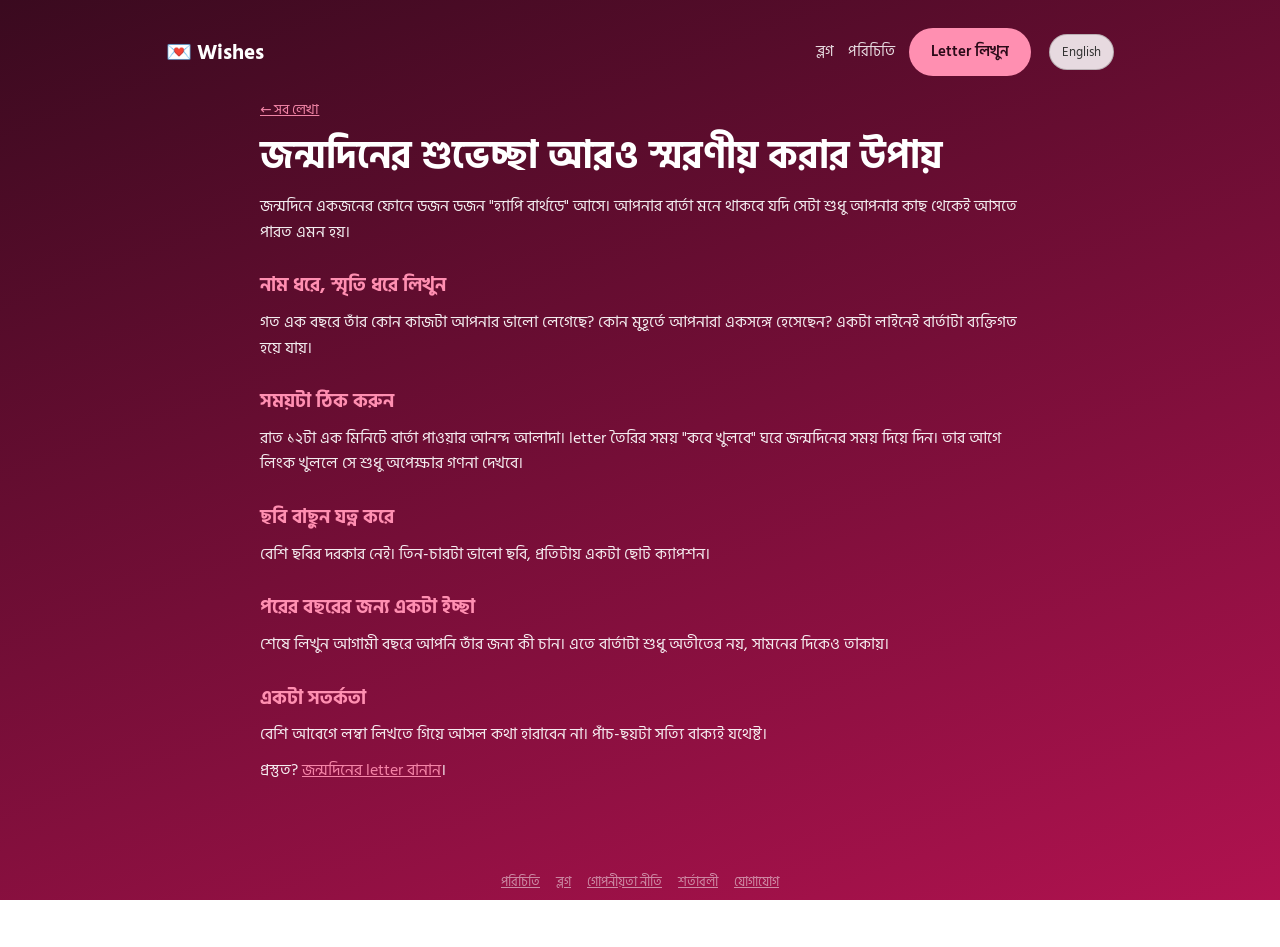
<file: blog/birthday-wish-ideas.html>
<!doctype html>
<html lang="bn">
<head>
  <meta charset="utf-8">
  <meta name="viewport" content="width=device-width, initial-scale=1">
  <title>জন্মদিনের শুভেচ্ছা আরও স্মরণীয় করার উপায় — Wishes</title>
  <meta name="description" content=""শুভ জন্মদিন" লেখা তো সবাই পাঠায়। আপনারটা আলাদা হবে কীভাবে?">
  <link rel="preconnect" href="https://fonts.googleapis.com">
  <link href="https://fonts.googleapis.com/css2?family=Hind+Siliguri:wght@400;600;700&display=swap" rel="stylesheet">
  <link rel="stylesheet" href="../css/style.css?v=16">
  <script src="../js/fit.js?v=16"></script>
  <script defer src="../js/i18n-en.js?v=16"></script>
  <script defer src="../js/i18n.js?v=16"></script>
</head>
<body class="plain">
  <div class="wrap">
    <header class="top">
      <a class="logo" href="../index.html">💌 Wishes</a>
      <nav class="nav"><a href="../blog/index.html">ব্লগ</a><a href="../about.html">পরিচিতি</a><a class="btn" href="../create.html">Letter লিখুন</a></nav>
    </header>
    <main class="page">
      <article class="post">
        <p class="note"><a href="index.html">← সব লেখা</a></p>
        <h1>জন্মদিনের শুভেচ্ছা আরও স্মরণীয় করার উপায়</h1>

<p>জন্মদিনে একজনের ফোনে ডজন ডজন "হ্যাপি বার্থডে" আসে। আপনার বার্তা মনে থাকবে যদি সেটা শুধু আপনার কাছ থেকেই আসতে পারত এমন হয়।</p>
<h2>নাম ধরে, স্মৃতি ধরে লিখুন</h2><p>গত এক বছরে তাঁর কোন কাজটা আপনার ভালো লেগেছে? কোন মুহূর্তে আপনারা একসঙ্গে হেসেছেন? একটা লাইনেই বার্তাটা ব্যক্তিগত হয়ে যায়।</p>
<h2>সময়টা ঠিক করুন</h2><p>রাত ১২টা এক মিনিটে বার্তা পাওয়ার আনন্দ আলাদা। letter তৈরির সময় "কবে খুলবে" ঘরে জন্মদিনের সময় দিয়ে দিন। তার আগে লিংক খুললে সে শুধু অপেক্ষার গণনা দেখবে।</p>
<h2>ছবি বাছুন যত্ন করে</h2><p>বেশি ছবির দরকার নেই। তিন-চারটা ভালো ছবি, প্রতিটায় একটা ছোট ক্যাপশন।</p>
<h2>পরের বছরের জন্য একটা ইচ্ছা</h2><p>শেষে লিখুন আগামী বছরে আপনি তাঁর জন্য কী চান। এতে বার্তাটা শুধু অতীতের নয়, সামনের দিকেও তাকায়।</p>
<h2>একটা সতর্কতা</h2><p>বেশি আবেগে লম্বা লিখতে গিয়ে আসল কথা হারাবেন না। পাঁচ-ছয়টা সত্যি বাক্যই যথেষ্ট।</p>
<p>প্রস্তুত? <a href="../create.html">জন্মদিনের letter বানান</a>।</p>
      </article>
    </main>
  </div>
  <footer class="copy sitefoot"><nav><a href="../about.html">পরিচিতি</a><a href="../blog/index.html">ব্লগ</a><a href="../privacy.html">গোপনীয়তা নীতি</a><a href="../terms.html">শর্তাবলী</a><a href="../contact.html">যোগাযোগ</a></nav>© <span class="yr">2026</span> Wishes. সর্বস্বত্ব সংরক্ষিত।</footer>
  <script>document.querySelectorAll(".yr").forEach(function(e){e.textContent=new Date().getFullYear()});</script>
</body>
</html>
</file>
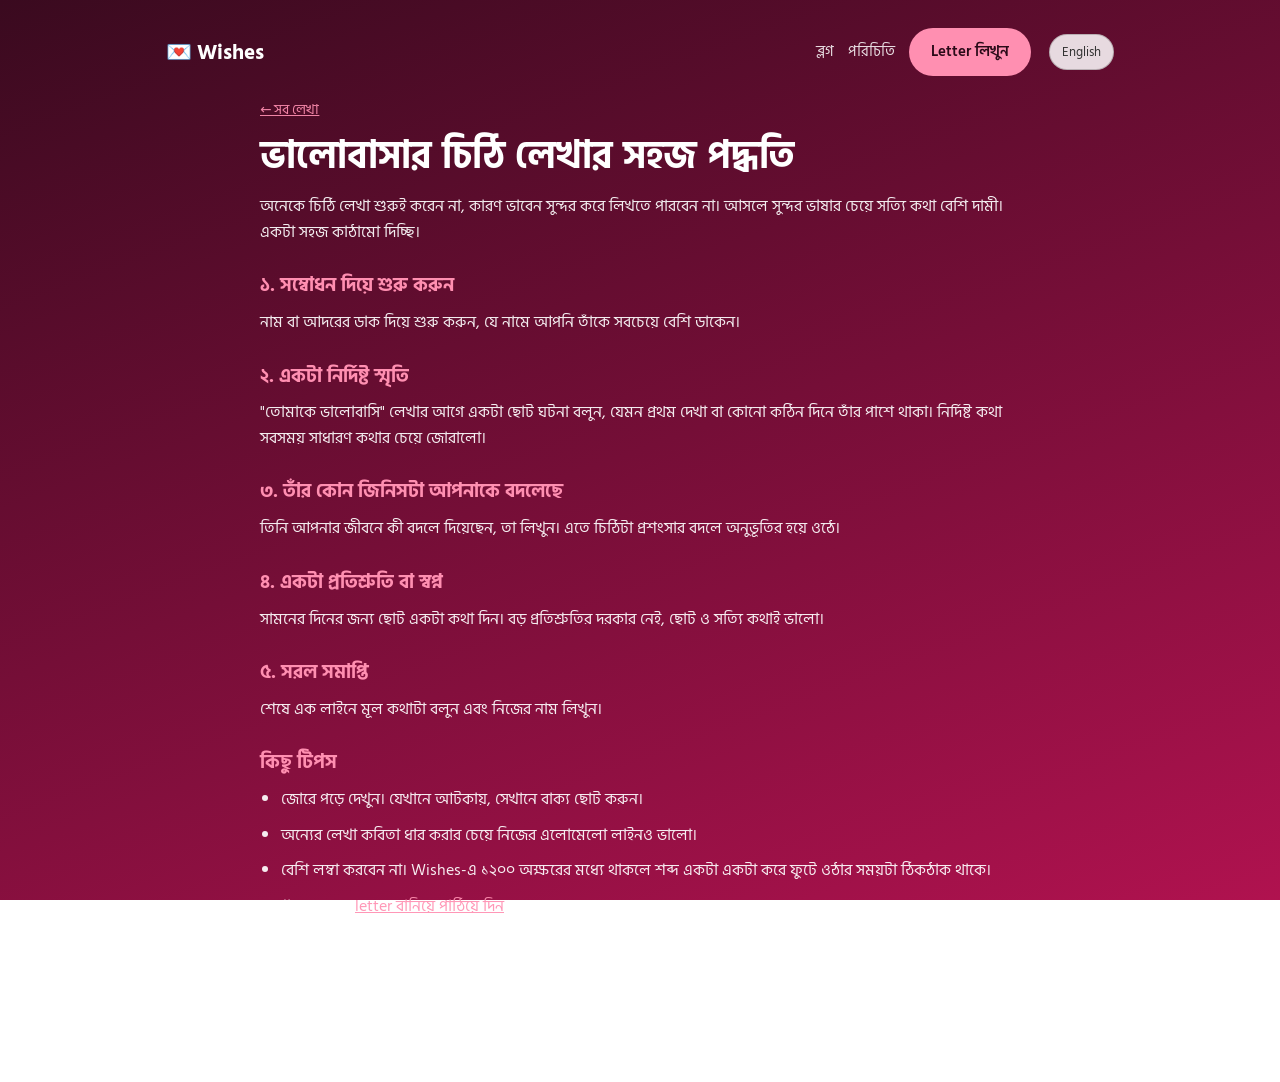
<file: blog/how-to-write-a-love-letter.html>
<!doctype html>
<html lang="bn">
<head>
  <meta charset="utf-8">
  <meta name="viewport" content="width=device-width, initial-scale=1">
  <title>ভালোবাসার চিঠি লেখার সহজ পদ্ধতি — Wishes</title>
  <meta name="description" content="কী লিখব বুঝতে পারছেন না? এই কাঠামোটা ধরে লিখলে চিঠি সহজে দাঁড়িয়ে যাবে।">
  <link rel="preconnect" href="https://fonts.googleapis.com">
  <link href="https://fonts.googleapis.com/css2?family=Hind+Siliguri:wght@400;600;700&display=swap" rel="stylesheet">
  <link rel="stylesheet" href="../css/style.css?v=16">
  <script src="../js/fit.js?v=16"></script>
  <script defer src="../js/i18n-en.js?v=16"></script>
  <script defer src="../js/i18n.js?v=16"></script>
</head>
<body class="plain">
  <div class="wrap">
    <header class="top">
      <a class="logo" href="../index.html">💌 Wishes</a>
      <nav class="nav"><a href="../blog/index.html">ব্লগ</a><a href="../about.html">পরিচিতি</a><a class="btn" href="../create.html">Letter লিখুন</a></nav>
    </header>
    <main class="page">
      <article class="post">
        <p class="note"><a href="index.html">← সব লেখা</a></p>
        <h1>ভালোবাসার চিঠি লেখার সহজ পদ্ধতি</h1>

<p>অনেকে চিঠি লেখা শুরুই করেন না, কারণ ভাবেন সুন্দর করে লিখতে পারবেন না। আসলে সুন্দর ভাষার চেয়ে সত্যি কথা বেশি দামী। একটা সহজ কাঠামো দিচ্ছি।</p>
<h2>১. সম্বোধন দিয়ে শুরু করুন</h2><p>নাম বা আদরের ডাক দিয়ে শুরু করুন, যে নামে আপনি তাঁকে সবচেয়ে বেশি ডাকেন।</p>
<h2>২. একটা নির্দিষ্ট স্মৃতি</h2><p>"তোমাকে ভালোবাসি" লেখার আগে একটা ছোট ঘটনা বলুন, যেমন প্রথম দেখা বা কোনো কঠিন দিনে তাঁর পাশে থাকা। নির্দিষ্ট কথা সবসময় সাধারণ কথার চেয়ে জোরালো।</p>
<h2>৩. তাঁর কোন জিনিসটা আপনাকে বদলেছে</h2><p>তিনি আপনার জীবনে কী বদলে দিয়েছেন, তা লিখুন। এতে চিঠিটা প্রশংসার বদলে অনুভূতির হয়ে ওঠে।</p>
<h2>৪. একটা প্রতিশ্রুতি বা স্বপ্ন</h2><p>সামনের দিনের জন্য ছোট একটা কথা দিন। বড় প্রতিশ্রুতির দরকার নেই, ছোট ও সত্যি কথাই ভালো।</p>
<h2>৫. সরল সমাপ্তি</h2><p>শেষে এক লাইনে মূল কথাটা বলুন এবং নিজের নাম লিখুন।</p>
<h2>কিছু টিপস</h2>
<ul><li>জোরে পড়ে দেখুন। যেখানে আটকায়, সেখানে বাক্য ছোট করুন।</li><li>অন্যের লেখা কবিতা ধার করার চেয়ে নিজের এলোমেলো লাইনও ভালো।</li><li>বেশি লম্বা করবেন না। Wishes-এ ১২০০ অক্ষরের মধ্যে থাকলে শব্দ একটা একটা করে ফুটে ওঠার সময়টা ঠিকঠাক থাকে।</li></ul>
<p>লেখা হয়ে গেলে <a href="../create.html">letter বানিয়ে পাঠিয়ে দিন</a>।</p>
      </article>
    </main>
  </div>
  <footer class="copy sitefoot"><nav><a href="../about.html">পরিচিতি</a><a href="../blog/index.html">ব্লগ</a><a href="../privacy.html">গোপনীয়তা নীতি</a><a href="../terms.html">শর্তাবলী</a><a href="../contact.html">যোগাযোগ</a></nav>© <span class="yr">2026</span> Wishes. সর্বস্বত্ব সংরক্ষিত।</footer>
  <script>document.querySelectorAll(".yr").forEach(function(e){e.textContent=new Date().getFullYear()});</script>
</body>
</html>
</file>
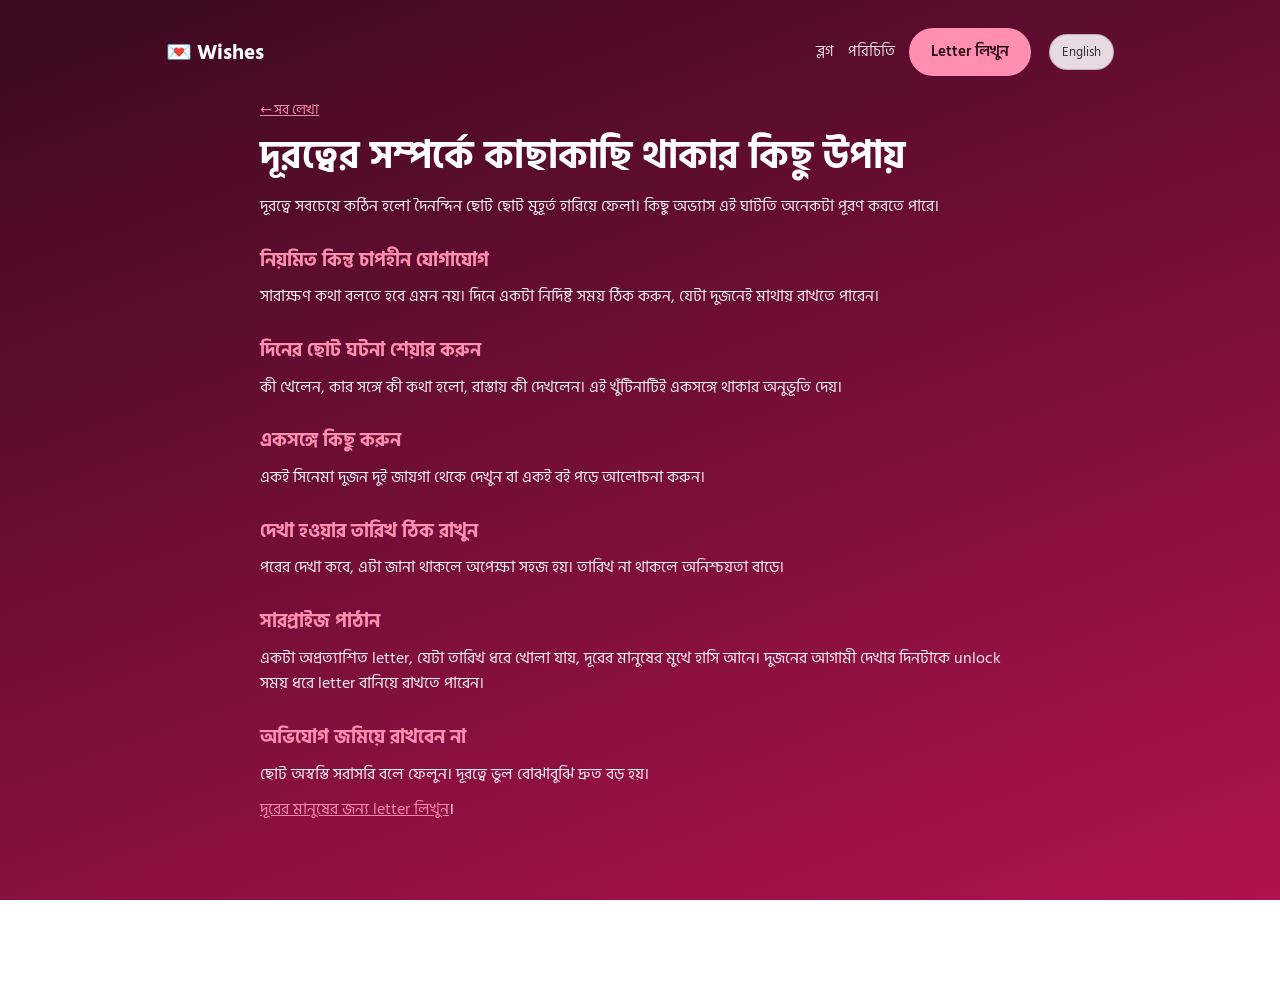
<file: blog/long-distance-relationship-tips.html>
<!doctype html>
<html lang="bn">
<head>
  <meta charset="utf-8">
  <meta name="viewport" content="width=device-width, initial-scale=1">
  <title>দূরত্বের সম্পর্কে কাছাকাছি থাকার কিছু উপায় — Wishes</title>
  <meta name="description" content="দূরে থেকেও সম্পর্ক জীবন্ত রাখার ছোট ছোট অভ্যাস।">
  <link rel="preconnect" href="https://fonts.googleapis.com">
  <link href="https://fonts.googleapis.com/css2?family=Hind+Siliguri:wght@400;600;700&display=swap" rel="stylesheet">
  <link rel="stylesheet" href="../css/style.css?v=16">
  <script src="../js/fit.js?v=16"></script>
  <script defer src="../js/i18n-en.js?v=16"></script>
  <script defer src="../js/i18n.js?v=16"></script>
</head>
<body class="plain">
  <div class="wrap">
    <header class="top">
      <a class="logo" href="../index.html">💌 Wishes</a>
      <nav class="nav"><a href="../blog/index.html">ব্লগ</a><a href="../about.html">পরিচিতি</a><a class="btn" href="../create.html">Letter লিখুন</a></nav>
    </header>
    <main class="page">
      <article class="post">
        <p class="note"><a href="index.html">← সব লেখা</a></p>
        <h1>দূরত্বের সম্পর্কে কাছাকাছি থাকার কিছু উপায়</h1>

<p>দূরত্বে সবচেয়ে কঠিন হলো দৈনন্দিন ছোট ছোট মুহূর্ত হারিয়ে ফেলা। কিছু অভ্যাস এই ঘাটতি অনেকটা পূরণ করতে পারে।</p>
<h2>নিয়মিত কিন্তু চাপহীন যোগাযোগ</h2><p>সারাক্ষণ কথা বলতে হবে এমন নয়। দিনে একটা নির্দিষ্ট সময় ঠিক করুন, যেটা দুজনেই মাথায় রাখতে পারেন।</p>
<h2>দিনের ছোট ঘটনা শেয়ার করুন</h2><p>কী খেলেন, কার সঙ্গে কী কথা হলো, রাস্তায় কী দেখলেন। এই খুঁটিনাটিই একসঙ্গে থাকার অনুভূতি দেয়।</p>
<h2>একসঙ্গে কিছু করুন</h2><p>একই সিনেমা দুজন দুই জায়গা থেকে দেখুন বা একই বই পড়ে আলোচনা করুন।</p>
<h2>দেখা হওয়ার তারিখ ঠিক রাখুন</h2><p>পরের দেখা কবে, এটা জানা থাকলে অপেক্ষা সহজ হয়। তারিখ না থাকলে অনিশ্চয়তা বাড়ে।</p>
<h2>সারপ্রাইজ পাঠান</h2><p>একটা অপ্রত্যাশিত letter, যেটা তারিখ ধরে খোলা যায়, দূরের মানুষের মুখে হাসি আনে। দুজনের আগামী দেখার দিনটাকে unlock সময় ধরে letter বানিয়ে রাখতে পারেন।</p>
<h2>অভিযোগ জমিয়ে রাখবেন না</h2><p>ছোট অস্বস্তি সরাসরি বলে ফেলুন। দূরত্বে ভুল বোঝাবুঝি দ্রুত বড় হয়।</p>
<p><a href="../create.html">দূরের মানুষের জন্য letter লিখুন</a>।</p>
      </article>
    </main>
  </div>
  <footer class="copy sitefoot"><nav><a href="../about.html">পরিচিতি</a><a href="../blog/index.html">ব্লগ</a><a href="../privacy.html">গোপনীয়তা নীতি</a><a href="../terms.html">শর্তাবলী</a><a href="../contact.html">যোগাযোগ</a></nav>© <span class="yr">2026</span> Wishes. সর্বস্বত্ব সংরক্ষিত।</footer>
  <script>document.querySelectorAll(".yr").forEach(function(e){e.textContent=new Date().getFullYear()});</script>
</body>
</html>
</file>
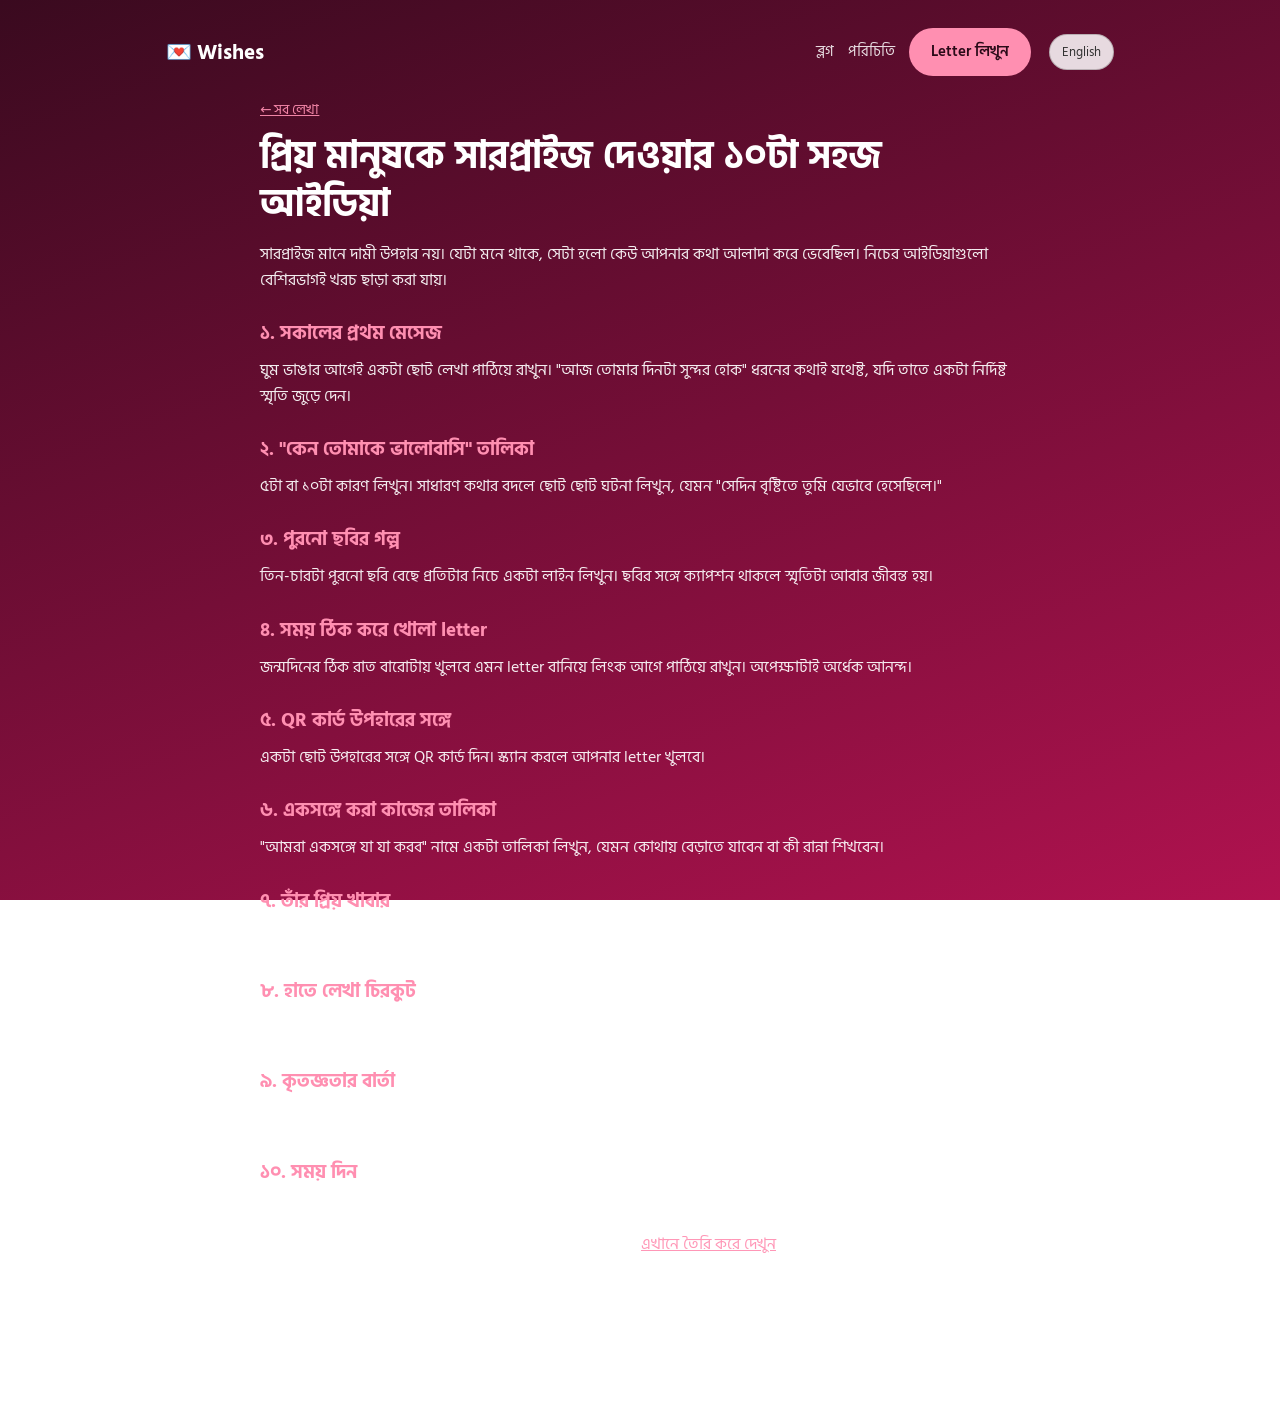
<file: blog/surprise-letter-ideas.html>
<!doctype html>
<html lang="bn">
<head>
  <meta charset="utf-8">
  <meta name="viewport" content="width=device-width, initial-scale=1">
  <title>প্রিয় মানুষকে সারপ্রাইজ দেওয়ার ১০টা সহজ আইডিয়া — Wishes</title>
  <meta name="description" content="কম খরচে বা বিনা খরচে প্রিয়জনকে চমকে দেওয়ার কিছু ভাবনা।">
  <link rel="preconnect" href="https://fonts.googleapis.com">
  <link href="https://fonts.googleapis.com/css2?family=Hind+Siliguri:wght@400;600;700&display=swap" rel="stylesheet">
  <link rel="stylesheet" href="../css/style.css?v=16">
  <script src="../js/fit.js?v=16"></script>
  <script defer src="../js/i18n-en.js?v=16"></script>
  <script defer src="../js/i18n.js?v=16"></script>
</head>
<body class="plain">
  <div class="wrap">
    <header class="top">
      <a class="logo" href="../index.html">💌 Wishes</a>
      <nav class="nav"><a href="../blog/index.html">ব্লগ</a><a href="../about.html">পরিচিতি</a><a class="btn" href="../create.html">Letter লিখুন</a></nav>
    </header>
    <main class="page">
      <article class="post">
        <p class="note"><a href="index.html">← সব লেখা</a></p>
        <h1>প্রিয় মানুষকে সারপ্রাইজ দেওয়ার ১০টা সহজ আইডিয়া</h1>

<p>সারপ্রাইজ মানে দামী উপহার নয়। যেটা মনে থাকে, সেটা হলো কেউ আপনার কথা আলাদা করে ভেবেছিল। নিচের আইডিয়াগুলো বেশিরভাগই খরচ ছাড়া করা যায়।</p>
<h2>১. সকালের প্রথম মেসেজ</h2><p>ঘুম ভাঙার আগেই একটা ছোট লেখা পাঠিয়ে রাখুন। "আজ তোমার দিনটা সুন্দর হোক" ধরনের কথাই যথেষ্ট, যদি তাতে একটা নির্দিষ্ট স্মৃতি জুড়ে দেন।</p>
<h2>২. "কেন তোমাকে ভালোবাসি" তালিকা</h2><p>৫টা বা ১০টা কারণ লিখুন। সাধারণ কথার বদলে ছোট ছোট ঘটনা লিখুন, যেমন "সেদিন বৃষ্টিতে তুমি যেভাবে হেসেছিলে।"</p>
<h2>৩. পুরনো ছবির গল্প</h2><p>তিন-চারটা পুরনো ছবি বেছে প্রতিটার নিচে একটা লাইন লিখুন। ছবির সঙ্গে ক্যাপশন থাকলে স্মৃতিটা আবার জীবন্ত হয়।</p>
<h2>৪. সময় ঠিক করে খোলা letter</h2><p>জন্মদিনের ঠিক রাত বারোটায় খুলবে এমন letter বানিয়ে লিংক আগে পাঠিয়ে রাখুন। অপেক্ষাটাই অর্ধেক আনন্দ।</p>
<h2>৫. QR কার্ড উপহারের সঙ্গে</h2><p>একটা ছোট উপহারের সঙ্গে QR কার্ড দিন। স্ক্যান করলে আপনার letter খুলবে।</p>
<h2>৬. একসঙ্গে করা কাজের তালিকা</h2><p>"আমরা একসঙ্গে যা যা করব" নামে একটা তালিকা লিখুন, যেমন কোথায় বেড়াতে যাবেন বা কী রান্না শিখবেন।</p>
<h2>৭. তাঁর প্রিয় খাবার</h2><p>সাধারণ একটা দিনে তাঁর পছন্দের খাবারটা নিজে রান্না করুন বা কিনে আনুন, কোনো উপলক্ষ ছাড়াই।</p>
<h2>৮. হাতে লেখা চিরকুট</h2><p>ব্যাগ, বইয়ের ভাঁজ বা আয়নার পাশে ছোট চিরকুট রেখে আসুন।</p>
<h2>৯. কৃতজ্ঞতার বার্তা</h2><p>শুধু প্রেমিক-প্রেমিকা নয়, মা-বাবা, বন্ধু বা ভাই-বোনকেও লিখতে পারেন। কৃতজ্ঞতা শোনার সুযোগ আমরা কম পাই।</p>
<h2>১০. সময় দিন</h2><p>ফোন সরিয়ে রেখে এক ঘণ্টা পুরোপুরি মনোযোগ দেওয়াটাও একটা সারপ্রাইজ।</p>
<p>এর যেকোনোটার সঙ্গে একটা ডিজিটাল letter যোগ করতে চাইলে <a href="../create.html">এখানে তৈরি করে দেখুন</a>।</p>
      </article>
    </main>
  </div>
  <footer class="copy sitefoot"><nav><a href="../about.html">পরিচিতি</a><a href="../blog/index.html">ব্লগ</a><a href="../privacy.html">গোপনীয়তা নীতি</a><a href="../terms.html">শর্তাবলী</a><a href="../contact.html">যোগাযোগ</a></nav>© <span class="yr">2026</span> Wishes. সর্বস্বত্ব সংরক্ষিত।</footer>
  <script>document.querySelectorAll(".yr").forEach(function(e){e.textContent=new Date().getFullYear()});</script>
</body>
</html>
</file>
<file: css/style.css>
:root {
  --bg1: #3a0a1f; --bg2: #b0124f; --accent: #ff8fb1;
  --paper: #fff5f7; --ink: #4a1230;
  --radius: 18px;
}
* { box-sizing: border-box; margin: 0; padding: 0; }
html, body { min-height: 100%; }
body {
  font-family: "Hind Siliguri", system-ui, -apple-system, "Segoe UI", sans-serif;
  color: #fff; line-height: 1.6;
  background: linear-gradient(160deg, var(--bg1), var(--bg2)) fixed;
}
a { color: var(--accent); }
.wrap { max-width: 980px; margin: 0 auto; padding: 20px 16px 60px; }
header.top { display: flex; align-items: center; justify-content: space-between; padding: 8px 0 24px; }
.logo { font-weight: 700; font-size: 1.3rem; text-decoration: none; color: #fff; }
.btn {
  display: inline-block; border: 0; cursor: pointer; text-decoration: none;
  padding: 12px 22px; border-radius: 999px; font: inherit; font-weight: 600;
  background: var(--accent); color: #2a0a18;
  transition: transform .15s ease, box-shadow .15s ease;
}
.btn:hover { transform: translateY(-2px); box-shadow: 0 8px 24px rgba(0,0,0,.3); }
.btn.ghost { background: rgba(255,255,255,.12); color: #fff; }
.btn:disabled { opacity: .5; cursor: not-allowed; transform: none; }

.hero { text-align: center; padding: 40px 0 30px; }
.hero h1 { font-size: clamp(2rem, 6vw, 3.4rem); line-height: 1.2; margin-bottom: 14px; }
.hero p { max-width: 560px; margin: 0 auto 24px; opacity: .85; }

.grid { display: grid; gap: 16px; grid-template-columns: repeat(auto-fit, minmax(210px, 1fr)); }
.card {
  background: rgba(255,255,255,.10); border: 1px solid rgba(255,255,255,.18);
  border-radius: var(--radius); padding: 18px; backdrop-filter: blur(8px);
}
.tpl { cursor: pointer; text-align: center; transition: transform .2s, border-color .2s; }
.tpl:hover { transform: translateY(-4px); }
.tpl.sel { border-color: var(--accent); box-shadow: 0 0 0 2px var(--accent); }
.tpl .sw { height: 90px; border-radius: 12px; margin-bottom: 10px; display: grid; place-items: center; font-size: 2.2rem; }
.steps { margin-top: 36px; }
.steps h2, .section-title { margin-bottom: 14px; }

/* ফর্ম */
.form { display: grid; gap: 14px; }
label { display: grid; gap: 6px; font-size: .95rem; }
input, textarea {
  width: 100%; padding: 12px 14px; border-radius: 12px; font: inherit;
  border: 1px solid rgba(255,255,255,.25); background: rgba(0,0,0,.25); color: #fff;
}
textarea { min-height: 170px; resize: vertical; }
input::placeholder, textarea::placeholder { color: rgba(255,255,255,.45); }
.row { display: grid; gap: 14px; grid-template-columns: 1fr 1fr; }
@media (max-width: 560px) { .row { grid-template-columns: 1fr; } }
.counter { font-size: .8rem; opacity: .7; text-align: right; }
.note { font-size: .85rem; opacity: .75; }

.result { margin-top: 22px; display: none; text-align: center; }
.result.show { display: block; }
.result img { width: 220px; max-width: 70%; border-radius: 12px; background: #fff; padding: 8px; }
.linkbox { display: flex; gap: 8px; margin: 14px 0; }
.linkbox input { flex: 1; }
.actions { display: flex; gap: 10px; justify-content: center; flex-wrap: wrap; }

/* letter দেখার পেজ */
.stage { position: fixed; inset: 0; overflow: hidden; display: grid; place-items: center; padding: 16px; }
#bg { position: absolute; inset: 0; width: 100%; height: 100%; }
.center { position: relative; z-index: 2; text-align: center; width: 100%; max-width: 520px; }

/* Envelope: ফ্ল্যাপ উল্টে letter উঠে আসে */
.mail { position: relative; isolation: isolate; width: min(270px, 72vw); aspect-ratio: 3 / 2; margin: 0 auto; cursor: pointer; animation: float 3s ease-in-out infinite; }
.mail.open { animation: none; }
.mail > div { position: absolute; }
.mail-back { inset: 0; background: #e9769f; border-radius: 6px; box-shadow: 0 14px 30px rgba(0,0,0,.45); }
.mail-paper {
  left: 9%; right: 9%; top: 12%; bottom: 8%; background: #fff; border-radius: 4px; z-index: 2;
  padding: 10px; display: flex; flex-direction: column; gap: 7px; align-items: center;
  transition: transform 1.1s cubic-bezier(.2,.8,.2,1) .55s;
}
.mail-paper span { font-size: 1.3rem; }
.mail-paper i { display: block; height: 5px; width: 90%; background: #f3c6d6; border-radius: 3px; }
.mail-paper i.s { width: 55%; }
.mail-front { inset: 0; background: linear-gradient(160deg, #fbc2d6, #f48fb1); border-radius: 6px; clip-path: polygon(0 0, 50% 54%, 100% 0, 100% 100%, 0 100%); z-index: 3; }
.mail-flap {
  left: 0; top: 0; width: 100%; height: 54%; z-index: 4; transform-origin: top;
  background: linear-gradient(180deg, #ee6a9b, #d9477f); clip-path: polygon(0 0, 100% 0, 50% 100%);
  transition: transform .6s ease, z-index 0s .3s;
}
.mail.open .mail-flap { transform: perspective(500px) rotateX(180deg); z-index: 1; }
.mail.open .mail-paper { transform: translateY(-62%); }
.mail-label { left: 0; right: 0; bottom: 9%; z-index: 5; display: flex; flex-direction: column; text-align: center; color: #8a2552; font-size: .72rem; line-height: 1.35; transition: opacity .3s; }
.mail.open .mail-label { opacity: 0; }
.tap { right: 14%; top: 42%; z-index: 6; pointer-events: none; transition: opacity .2s; }
.tap b { display: block; font-size: 1.9rem; animation: tapmove 1.4s ease-in-out infinite; }
.tap::before { content: ""; position: absolute; left: 4px; top: -2px; width: 30px; height: 30px; border-radius: 50%; border: 2px solid rgba(255,255,255,.85); animation: ripple 1.4s ease-out infinite; }
.mail.open .tap { opacity: 0; }
.mail-shadow { width: 60%; height: 10px; margin: 16px auto 0; background: radial-gradient(ellipse, rgba(0,0,0,.45), transparent 70%); }
.center { transition: opacity .4s ease; }
.center.fade { opacity: 0; }

/* খোলার সময় পাপড়ি ও হার্টের burst */
.petal { position: absolute; z-index: 5; pointer-events: none; font-size: 18px; animation: petalfly 1.5s ease-out forwards; }
@keyframes petalfly {
  0% { opacity: 1; transform: translate(-50%, -50%) scale(.4) rotate(0); }
  70% { opacity: 1; }
  100% { opacity: 0; transform: translate(calc(-50% + var(--dx)), calc(-50% + var(--dy))) scale(1.1) rotate(var(--rot)); }
}
@keyframes tapmove { 0%, 100% { transform: translate(0, 0); } 50% { transform: translate(-6px, -6px); } }
@keyframes ripple { 0% { transform: scale(.3); opacity: 1; } 100% { transform: scale(1.6); opacity: 0; } }

.hint { margin-top: 22px; opacity: .85; animation: pulse 1.8s ease-in-out infinite; }
.locked { margin-top: 18px; }

.letter {
  display: none; position: relative; z-index: 2;
  width: 100%; max-width: 540px; max-height: 84vh; overflow-y: auto;
  background: rgba(255,255,255,.07); color: #fff; border: 1px solid rgba(255,255,255,.22);
  -webkit-backdrop-filter: blur(5px); backdrop-filter: blur(5px); text-shadow: 0 1px 8px rgba(0,0,0,.65);
  border-radius: 16px; padding: 28px 24px; box-shadow: 0 12px 40px rgba(0,0,0,.35); text-align: left;
  animation: rise .9s cubic-bezier(.2,.8,.2,1) both;
}
.letter.show { display: block; }
.letter .to, .letter .from { color: var(--accent); }
.letter .to { font-weight: 700; font-size: 1.25rem; margin-bottom: 14px; }
.letter .body { font-size: 1.08rem; white-space: pre-wrap; word-break: break-word; min-height: 3em; }
.letter .from { margin-top: 18px; text-align: right; font-weight: 600; opacity: 0; transition: opacity 1s; }
.letter .from.show { opacity: 1; }
.cursor::after { content: "|"; margin-left: 2px; animation: blink 1s steps(1) infinite; }
.footer-cta { margin-top: 16px; text-align: center; opacity: 0; transition: opacity 1s; }
.footer-cta.show { opacity: 1; }
.skip { position: absolute; right: 12px; top: 10px; font-size: .8rem; background: none; border: 0; color: #fff; opacity: .6; cursor: pointer; }

@keyframes float { 0%,100% { transform: translateY(0) } 50% { transform: translateY(-10px) } }
@keyframes pulse { 0%,100% { opacity: .5 } 50% { opacity: 1 } }
@keyframes blink { 50% { opacity: 0 } }
@keyframes rise { from { opacity: 0; transform: translateY(60px) scale(.94) } to { opacity: 1; transform: none } }

@media (prefers-reduced-motion: reduce) {
  * { animation-duration: .01ms !important; transition-duration: .01ms !important; }
}

.copy { text-align: center; font-size: .8rem; opacity: .6; padding: 18px 16px 26px; }
.copy.fixed { position: absolute; bottom: 0; left: 0; right: 0; z-index: 3; padding: 8px 16px 12px; }

/* ছবি */
.thumbs { display: flex; flex-wrap: wrap; gap: 10px; margin-top: 10px; }
.thumb { position: relative; width: 78px; height: 78px; }
.thumb img { width: 100%; height: 100%; object-fit: cover; border-radius: 10px; border: 1px solid rgba(255,255,255,.3); }
.thumb button { position: absolute; top: -8px; right: -8px; width: 24px; height: 24px; border-radius: 50%; border: 0; cursor: pointer; background: #fff; color: #333; font-size: 16px; line-height: 1; }
.lightbox { display: none; position: fixed; inset: 0; z-index: 20; background: rgba(0,0,0,.88); place-items: center; padding: 16px; cursor: zoom-out; }
.lightbox.show { display: grid; }
.lightbox img { max-width: 100%; max-height: 92vh; border-radius: 6px; }
.linkbtn { background: none; border: 0; color: inherit; font: inherit; text-decoration: underline; cursor: pointer; opacity: .8; }

[hidden] { display: none !important; }

/* দৃশ্য */
.scene { position: absolute; inset: 0; display: none; place-items: center; padding: 16px; z-index: 2; }
.scene.show { display: grid; animation: sceneIn .6s ease both; }
@keyframes sceneIn { from { opacity: 0; } to { opacity: 1; } }

/* Welcome */
.wbg { position: absolute; inset: 0; background-size: cover; background-position: center; z-index: 0; animation: kb 18s ease-in-out infinite alternate; }
.wbg::after { content: ""; position: absolute; inset: 0; background: linear-gradient(135deg, rgba(88,28,135,.78), rgba(190,24,93,.55), rgba(30,27,75,.78)); background-size: 200% 200%; animation: gshift 10s ease infinite; }
.wbg.nophoto { animation: none; }
.wbg.nophoto::after { opacity: .35; }
.wcontent { position: relative; z-index: 1; text-align: center; max-width: 520px; }
.wtitle { font-family: "Great Vibes", "Hind Siliguri", cursive; font-weight: 400; font-size: clamp(2.4rem, 9vw, 3.6rem); line-height: 1.15; margin-bottom: 14px; text-shadow: 0 4px 24px rgba(0,0,0,.5); }
.wsub { opacity: .92; margin-bottom: 26px; text-shadow: 0 2px 10px rgba(0,0,0,.5); }
@keyframes gshift { 0%, 100% { background-position: 0% 50%; } 50% { background-position: 100% 50%; } }
@keyframes kb { from { transform: scale(1); } to { transform: scale(1.08); } }

/* স্লাইডশো */
.slides-wrap { width: 100%; max-width: 560px; text-align: center; }
.track { position: relative; display: flex; gap: 16px; overflow-x: auto; scroll-snap-type: x mandatory; padding: 24px calc(50% - min(35vw, 130px)); scrollbar-width: none; -webkit-overflow-scrolling: touch; }
.track::-webkit-scrollbar { display: none; }
.slide { position: relative; flex: 0 0 min(70vw, 260px); scroll-snap-align: center; background: #fff; padding: 8px 8px 10px; border-radius: 6px; box-shadow: 0 10px 28px rgba(0,0,0,.4); transform: rotate(var(--r, 0deg)); cursor: zoom-in; }
.slide img { width: 100%; aspect-ratio: 3 / 4; object-fit: cover; display: block; border-radius: 3px; }
.slide .cap { position: absolute; left: 8px; right: 8px; bottom: 10px; padding: 22px 10px 8px; background: linear-gradient(transparent, rgba(60,20,120,.88)); color: #fff; font-size: .85rem; text-align: left; border-radius: 0 0 3px 3px; text-shadow: none; }
.dots { display: flex; gap: 6px; justify-content: center; margin: 4px 0 16px; }
.dots i { width: 7px; height: 7px; border-radius: 50%; background: rgba(255,255,255,.35); transition: .3s; }
.dots i.on { background: var(--accent); transform: scale(1.35); }
.slide-actions { display: flex; gap: 8px; justify-content: center; flex-wrap: wrap; }
.slide-actions .btn { padding: 10px 16px; font-size: .9rem; }

/* letter: টাইটেল কার্ড, ফিতা, কার্সিভ লেখা */
.letter .body { font-family: "Dancing Script", "Hind Siliguri", cursive; font-weight: 500; font-size: 1.2rem; }
.lhead { text-align: center; padding: 14px 12px; margin: 6px 0 18px; border-radius: 12px; background: rgba(255,255,255,.1); border: 1px solid rgba(255,255,255,.25); }
.ltitle { font-family: "Great Vibes", "Hind Siliguri", cursive; font-weight: 400; font-size: 2.1rem; line-height: 1.2; color: #ffd98a; }
.lsub { font-size: .85rem; opacity: .9; margin-top: 4px; }
.ribbon { position: absolute; top: 20px; left: -40px; width: 150px; transform: rotate(-45deg); text-align: center; background: var(--accent); color: #2a0a18; font-size: .62rem; font-weight: 700; letter-spacing: .06em; padding: 3px 0; text-shadow: none; box-shadow: 0 2px 6px rgba(0,0,0,.3); z-index: 2; }

/* ছবির থাম্বনেইল ও ক্যাপশন (তৈরির পেজ) */
.thumb { width: 110px; height: auto; }
.thumb img { width: 110px; height: 110px; }
.thumb .cap { width: 100%; margin-top: 6px; padding: 6px 8px; font-size: .8rem; border-radius: 8px; }
details.more { margin: 2px 0; }
details.more summary { cursor: pointer; padding: 8px 0; font-weight: 600; }

/* I ❤ YOU দৃশ্য */
.love { text-align: center; display: flex; align-items: center; justify-content: center; gap: .35em; flex-wrap: wrap; position: relative; cursor: pointer; }
.love .lw { font-size: clamp(2.6rem, 14vw, 5rem); font-weight: 700; letter-spacing: .06em; color: #fff; text-shadow: 0 0 24px var(--accent); opacity: 0; animation: loveIn .9s ease forwards; }
.love .lw:last-of-type { animation-delay: 1.3s; }
.love .lh { font-size: clamp(2.8rem, 15vw, 5.4rem); color: var(--accent); opacity: 0; filter: drop-shadow(0 0 18px var(--accent)); animation: loveIn .9s .6s ease forwards, beat 1.1s 1.5s ease-in-out infinite; }
.love small { flex-basis: 100%; margin-top: 18px; font-size: .8rem; opacity: 0; animation: loveIn 1s 2s ease forwards; color: #fff; }
@keyframes loveIn { from { opacity: 0; transform: translateY(14px) scale(.85); } to { opacity: .95; transform: none; } }
@keyframes beat { 0%, 100% { transform: scale(1); } 50% { transform: scale(1.22); } }
@media (prefers-reduced-motion: reduce) { .love .lw, .love .lh, .love small { animation: none; opacity: 1; } }

/* সাইটের সাধারণ পাতা (about, blog ইত্যাদি) */
.nav { display: flex; align-items: center; gap: 14px; flex-wrap: wrap; justify-content: flex-end; font-size: .95rem; }
.nav a:not(.btn) { color: #fff; text-decoration: none; opacity: .85; }
.nav a:not(.btn):hover { opacity: 1; text-decoration: underline; }
.page { max-width: 760px; margin: 0 auto; }
.page h1 { font-size: clamp(1.7rem, 5vw, 2.4rem); margin: 6px 0 14px; line-height: 1.25; }
.page h2 { font-size: 1.2rem; margin: 26px 0 8px; color: var(--accent); }
.page p, .page li { opacity: .92; margin-bottom: 10px; }
.page ul { padding-left: 1.3em; margin-bottom: 10px; }
.page .form { margin-top: 18px; }
.posts { grid-template-columns: repeat(auto-fill, minmax(260px, 1fr)); margin-top: 18px; }
.postcard { text-decoration: none; color: #fff; display: block; transition: transform .2s; }
.postcard:hover { transform: translateY(-3px); }
.postcard b { display: block; margin-bottom: 6px; }
.sitefoot nav { display: flex; flex-wrap: wrap; gap: 6px 16px; justify-content: center; margin-bottom: 8px; }
.sitefoot a, .copy a { color: #fff; opacity: .85; }
.copy.fixed nav { display: none; }

/* ল্যান্ডিং পেজ: galaxy ব্যাকগ্রাউন্ড ও আরও সুন্দর হিরো */
canvas.bgfixed { position: fixed; inset: 0; width: 100%; height: 100%; z-index: 0; pointer-events: none; }
body.landing .wrap, body.landing .copy { position: relative; z-index: 1; }
body.landing { background: #04030f; }
.hero h1 { background: linear-gradient(90deg, #fff, var(--accent), #fff); background-size: 200% auto; -webkit-background-clip: text; background-clip: text; color: transparent; animation: shine 6s linear infinite; }
@keyframes shine { to { background-position: 200% center; } }
.hero .btn { box-shadow: 0 0 28px rgba(255, 143, 177, .45); animation: glowpulse 2.4s ease-in-out infinite; }
@keyframes glowpulse { 50% { box-shadow: 0 0 42px rgba(255, 143, 177, .8); } }
.reveal { opacity: 0; transform: translateY(22px); transition: opacity .7s ease, transform .7s ease; }
.reveal.in { opacity: 1; transform: none; }
.tpl { transition: transform .25s, box-shadow .25s; }
.tpl:hover { transform: translateY(-4px) scale(1.02); box-shadow: 0 10px 30px rgba(0,0,0,.35); }
.mini { text-align: center; margin-top: 8px; }
.faq details { background: rgba(255,255,255,.07); border-radius: 14px; padding: 12px 16px; margin-bottom: 10px; }
.faq summary { cursor: pointer; font-weight: 600; }
.faq p { margin-top: 8px; opacity: .9; }
@media (prefers-reduced-motion: reduce) { .hero h1, .hero .btn { animation: none; } .reveal { opacity: 1; transform: none; transition: none; } }
.check { display: flex; align-items: center; gap: 10px; cursor: pointer; }
.check input { width: 20px; height: 20px; flex: none; accent-color: var(--accent); }

/* summer থিমের "মোড বদল" */
body.t-summer .letter { max-height: 68vh; align-self: start; margin-top: 3vh; }
body.t-summer .stage::after { content: ""; position: absolute; inset: 0; pointer-events: none; z-index: 1; opacity: 0; transition: opacity 1.6s; background: radial-gradient(ellipse at 50% 55%, rgba(255,60,120,0) 40%, rgba(120,0,50,.65) 100%); }
body.mood-on .stage::after { opacity: 1; animation: heartbeat 1.1s ease-in-out infinite; }
body.mood-on .letter { border-color: rgba(255,150,190,.5); box-shadow: 0 0 40px rgba(255,70,130,.35), 0 12px 40px rgba(0,0,0,.35); background: rgba(80,0,35,.28); }
@keyframes heartbeat { 0%, 100% { transform: scale(1); } 15% { transform: scale(1.04); } 30% { transform: scale(1); } 45% { transform: scale(1.06); } }
@media (prefers-reduced-motion: reduce) { body.mood-on .stage::after { animation: none; } }

/* anime-style চুমুর দৃশ্য */
.kiss { position: relative; width: min(420px, 94vw); text-align: center; cursor: pointer; }
.kiss-svg { width: 100%; height: auto; overflow: visible; filter: drop-shadow(0 8px 24px rgba(0,0,0,.35)); }
.kiss small { display: block; margin-top: 6px; font-size: .8rem; opacity: .7; color: #fff; }
.kiss .boy { transform: translateX(46px); animation: kBoy 2s .4s cubic-bezier(.5,0,.2,1) forwards, kBob 3s 2.4s ease-in-out infinite; }
.kiss .girl { transform: translateX(-46px); animation: kGirl 2s .4s cubic-bezier(.5,0,.2,1) forwards, kBob 3s 2.4s ease-in-out infinite; }
.kiss .blush { opacity: 0; animation: kFade 1s 2s ease forwards; }
.kiss .lips { opacity: 0; transform-origin: 150px 112px; animation: kFade .4s 2.2s ease forwards, kBeat 1s 2.6s ease-in-out infinite; }
.kiss .kglow { opacity: 0; animation: kFade 1.5s 2s ease forwards; }
.kheart i { position: absolute; left: 50%; top: 38%; font-style: normal; font-size: 22px; opacity: 0; animation: kUp 2.8s ease-out infinite; }
.kheart i:nth-child(1) { animation-delay: 2.3s; --dx: -40px; } .kheart i:nth-child(2) { animation-delay: 2.7s; --dx: 20px; font-size: 28px; }
.kheart i:nth-child(3) { animation-delay: 3.1s; --dx: 55px; } .kheart i:nth-child(4) { animation-delay: 3.4s; --dx: -15px; font-size: 30px; }
.kheart i:nth-child(5) { animation-delay: 3.8s; --dx: -60px; } .kheart i:nth-child(6) { animation-delay: 4.1s; --dx: 35px; }
@keyframes kBoy { to { transform: translateX(1px); } }
@keyframes kGirl { to { transform: translateX(-1px); } }
@keyframes kBob { 0%, 100% { translate: 0 0; } 50% { translate: 0 -3px; } }
@keyframes kFade { to { opacity: 1; } }
@keyframes kBeat { 50% { transform: scale(1.35); } }
@keyframes kUp { 0% { opacity: 0; transform: translate(0, 0) scale(.6); } 15% { opacity: 1; } 100% { opacity: 0; transform: translate(var(--dx), -150px) scale(1.2); } }
@media (prefers-reduced-motion: reduce) { .kiss .boy { animation: none; transform: translateX(1px); } .kiss .girl { animation: none; transform: translateX(-1px); } .kiss .blush, .kiss .lips, .kiss .kglow { animation: none; opacity: 1; } .kheart { display: none; } }

/* ---------- Naughty Desire (১৮+) ---------- */
body.t-desire-page { background: linear-gradient(160deg, #14030a, #3a0a1f 60%, #1a0620) fixed; }
.badge18 { background: #c1121f; color: #fff; font-weight: 700; padding: 4px 10px; border-radius: 999px; font-size: .85rem; }
.nd-title { font-size: clamp(1.8rem, 6vw, 2.6rem); margin-bottom: 6px; }
.nd-gate { position: fixed; inset: 0; z-index: 999; display: grid; place-items: center; padding: 16px; background: rgba(10, 0, 6, .96); }
.nd-box { max-width: 440px; width: 100%; background: #1d0812; border: 1px solid rgba(255, 107, 143, .4); border-radius: 18px; padding: 26px 22px; text-align: center; box-shadow: 0 0 60px rgba(193, 18, 31, .35); }
.nd-box h2 { margin: 6px 0 10px; }
.nd-box p { opacity: .85; margin-bottom: 14px; }
.nd-box .check { text-align: left; margin-bottom: 10px; font-size: .95rem; }
.nd-box .actions { justify-content: center; margin-top: 14px; }
.nd-lock { font-size: 2.6rem; }
.nd-gal { display: grid; grid-template-columns: repeat(auto-fill, minmax(104px, 1fr)); gap: 10px; }
.nd-card { background: rgba(255, 255, 255, .06); border: 2px solid transparent; border-radius: 14px; padding: 8px 6px; color: #fff; cursor: pointer; font: inherit; text-align: center; transition: transform .2s, border-color .2s; }
.nd-card:hover { transform: translateY(-3px); }
.nd-card.sel { border-color: var(--accent); box-shadow: 0 0 18px rgba(255, 107, 143, .35); }
.nd-card svg { width: 100%; height: auto; display: block; }
.nd-card b { display: block; font-size: .85rem; margin-top: 4px; }
.nd-card small { opacity: .7; font-size: .75rem; }
.nd-pals { display: flex; gap: 10px; margin-top: 12px; flex-wrap: wrap; }
.nd-pal { border: 2px solid transparent; border-radius: 999px; padding: 8px 16px; color: #fff; font: inherit; cursor: pointer; }
.nd-pal.sel { border-color: #fff; }

/* view পাতায় desire মোড */
#chr { position: absolute; right: 3vw; bottom: 42px; width: min(38vw, 170px); z-index: 1; pointer-events: none; filter: drop-shadow(0 0 22px var(--accent)); display: none; animation: chrIn 1.2s ease both; }
body.t-desire #chr { display: block; }
#chr svg { width: 100%; height: auto; display: block; }
body.t-desire .letter { max-height: 66vh; align-self: start; margin-top: 3vh; }
body.t-desire .stage::after { content: ""; position: absolute; inset: 0; pointer-events: none; z-index: 1; background: radial-gradient(ellipse at 50% 55%, rgba(255,60,120,0) 40%, rgba(150,20,80,.5) 100%); animation: heartbeat 1.1s ease-in-out infinite; }
body.t-desire .letter { border-color: rgba(255,150,190,.45); box-shadow: 0 0 40px rgba(255,70,130,.3), 0 12px 40px rgba(0,0,0,.35); background: rgba(120,20,60,.22); }
.sfxbtn { position: absolute; bottom: 52px; left: 12px; z-index: 5; background: rgba(0,0,0,.35); border: 1px solid rgba(255,255,255,.3); color: #fff; border-radius: 999px; padding: 6px 12px; cursor: pointer; display: none; font: inherit; }
body.t-desire .sfxbtn { display: block; }
@keyframes chrIn { from { opacity: 0; transform: translateY(20px); } to { opacity: 1; transform: none; } }
@media (prefers-reduced-motion: reduce) { body.t-desire .stage::after, #chr { animation: none; } }

.chrname { text-align: center; margin-top: 4px; font-weight: 700; font-size: .95rem; color: #fff; text-shadow: 0 1px 8px rgba(0,0,0,.7), 0 0 14px var(--accent); }

/* প্রাইভেট ছবি: ওয়াটারমার্ক, সেভ-নিরুৎসাহ, টাইমার */
.slide[data-wm] { position: relative; }
.slide[data-wm] img { -webkit-touch-callout: none; user-select: none; -webkit-user-drag: none; }
.slide[data-wm]::after { content: attr(data-wm); position: absolute; right: 8px; bottom: 8px; color: rgba(255,255,255,.7); font-size: .75rem; font-weight: 700; text-shadow: 0 1px 4px rgba(0,0,0,.8); pointer-events: none; letter-spacing: .04em; }
.ptimer { position: absolute; left: 0; right: 0; top: 10px; text-align: center; font-size: .8rem; opacity: .85; color: #fff; pointer-events: none; }
.pnote { margin-top: 10px; font-size: .85rem; opacity: .85; text-align: center; color: #fff; }
body.in-slides #chr { display: none; }

/* ভাষা বদলের বাটন */
.langbtn{position:fixed;top:10px;left:10px;z-index:9999;padding:5px 12px;border-radius:999px;border:1px solid rgba(255,255,255,.35);background:rgba(20,10,30,.55);color:#fff;font:600 13px/1 inherit;font-family:inherit;cursor:pointer;backdrop-filter:blur(6px)}
.langbtn:hover{background:rgba(20,10,30,.8)}
body.plain .langbtn,body.light .langbtn{background:rgba(255,255,255,.85);color:#333;border-color:rgba(0,0,0,.2)}

.nav .langbtn,header.top>.langbtn{position:static;margin-left:4px;font-size:13px;padding:6px 12px;vertical-align:middle}
</file>
